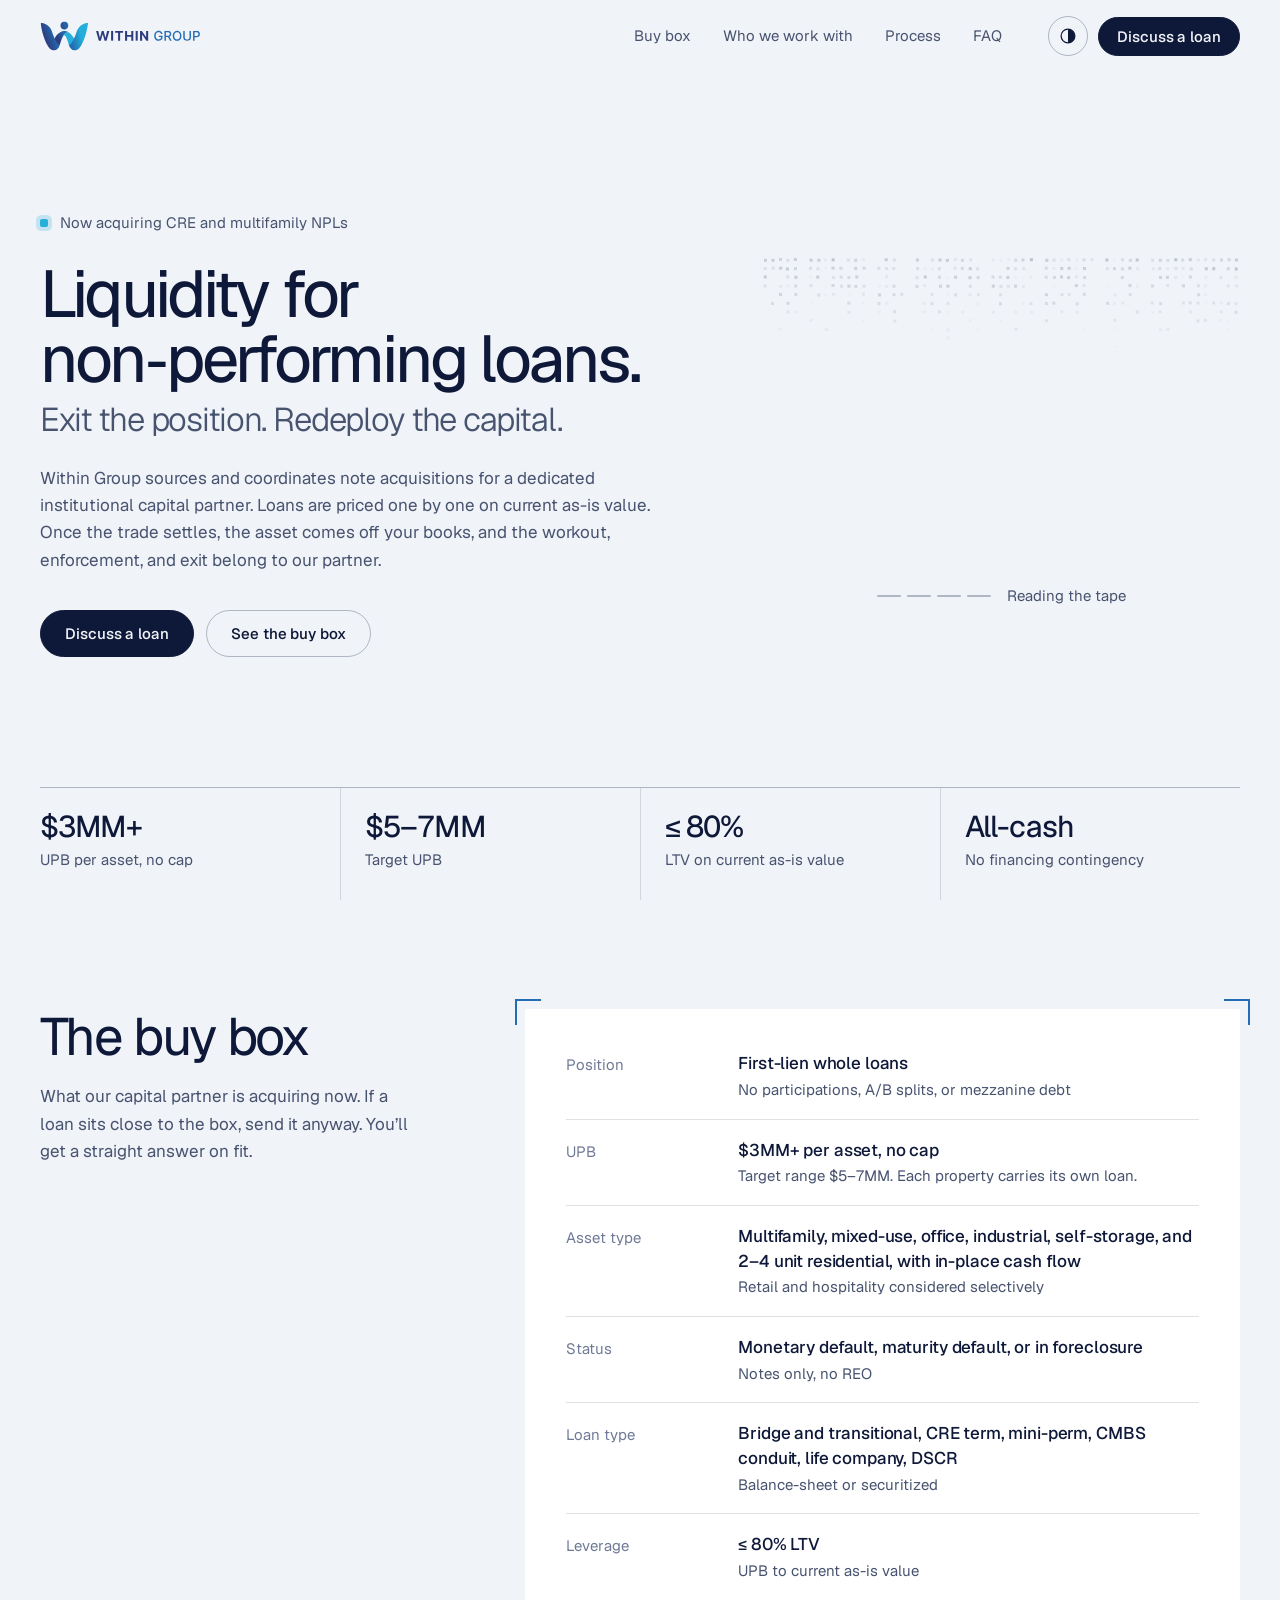
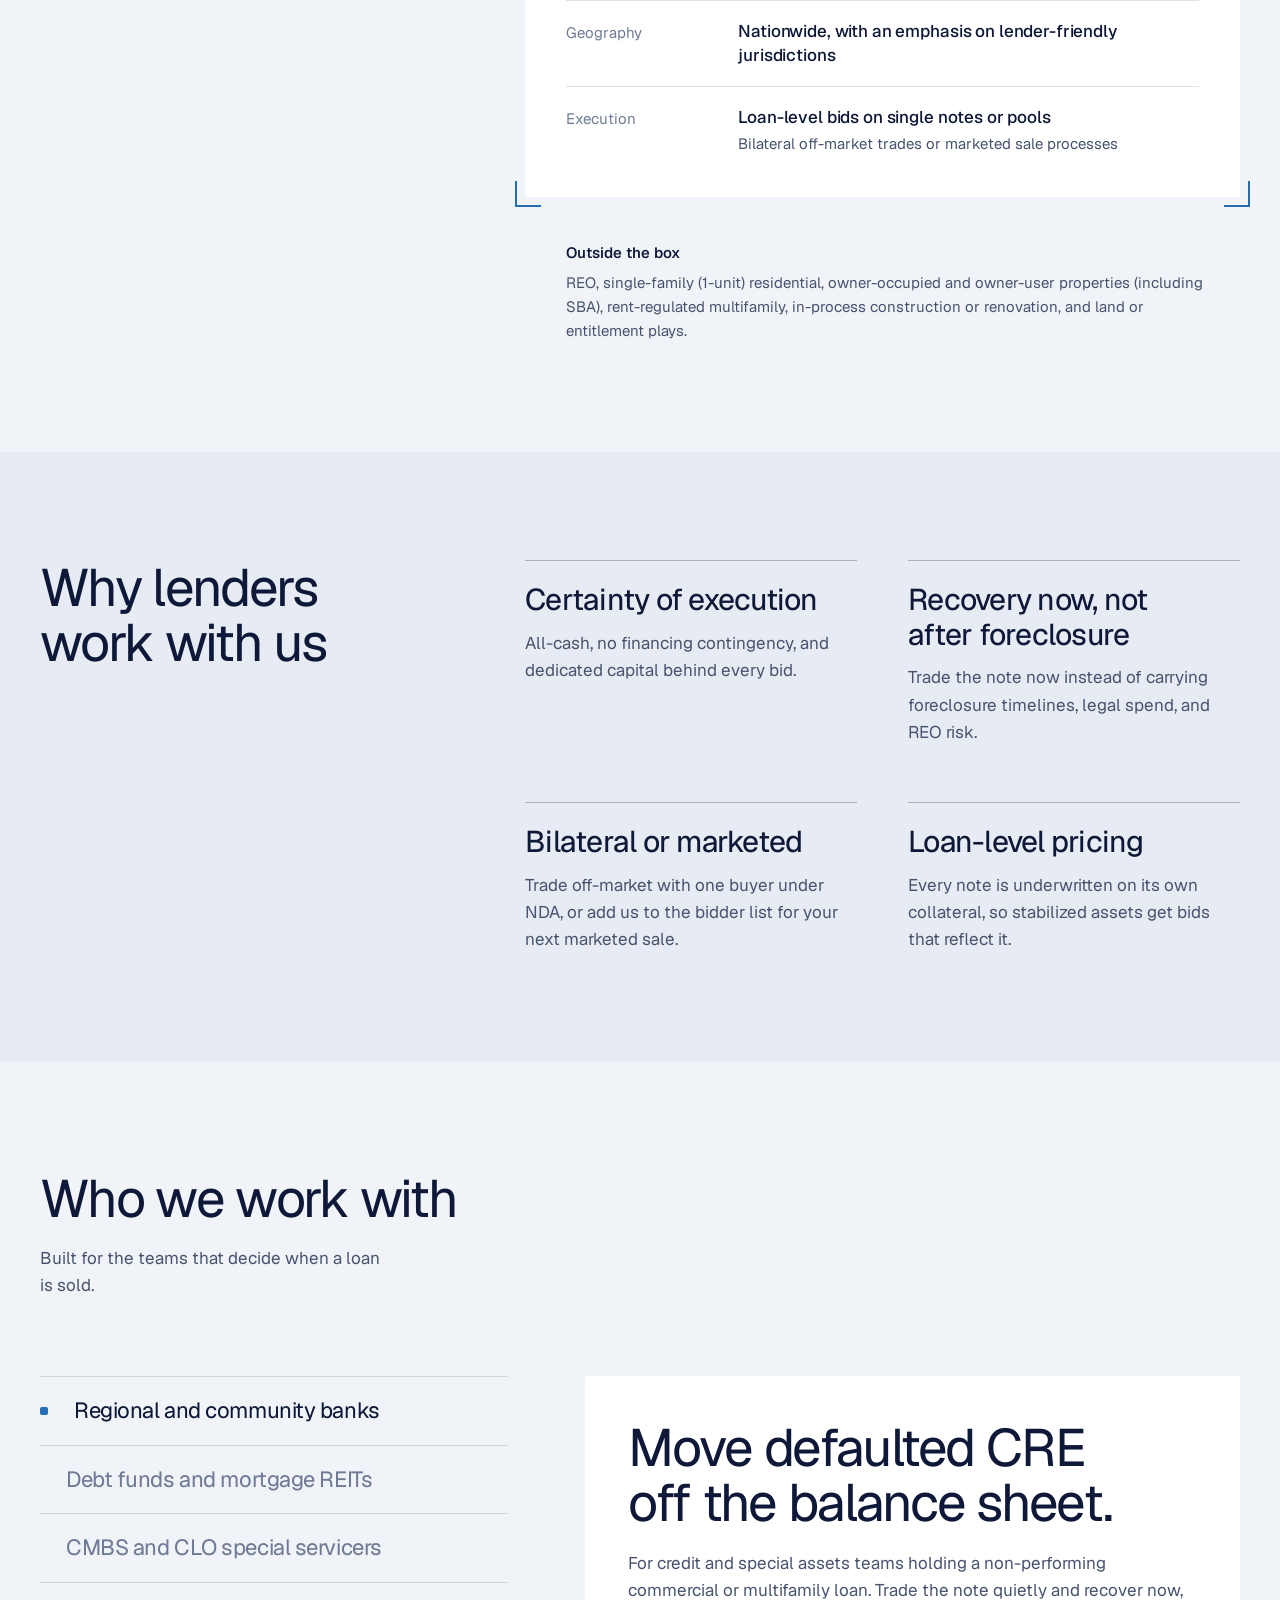
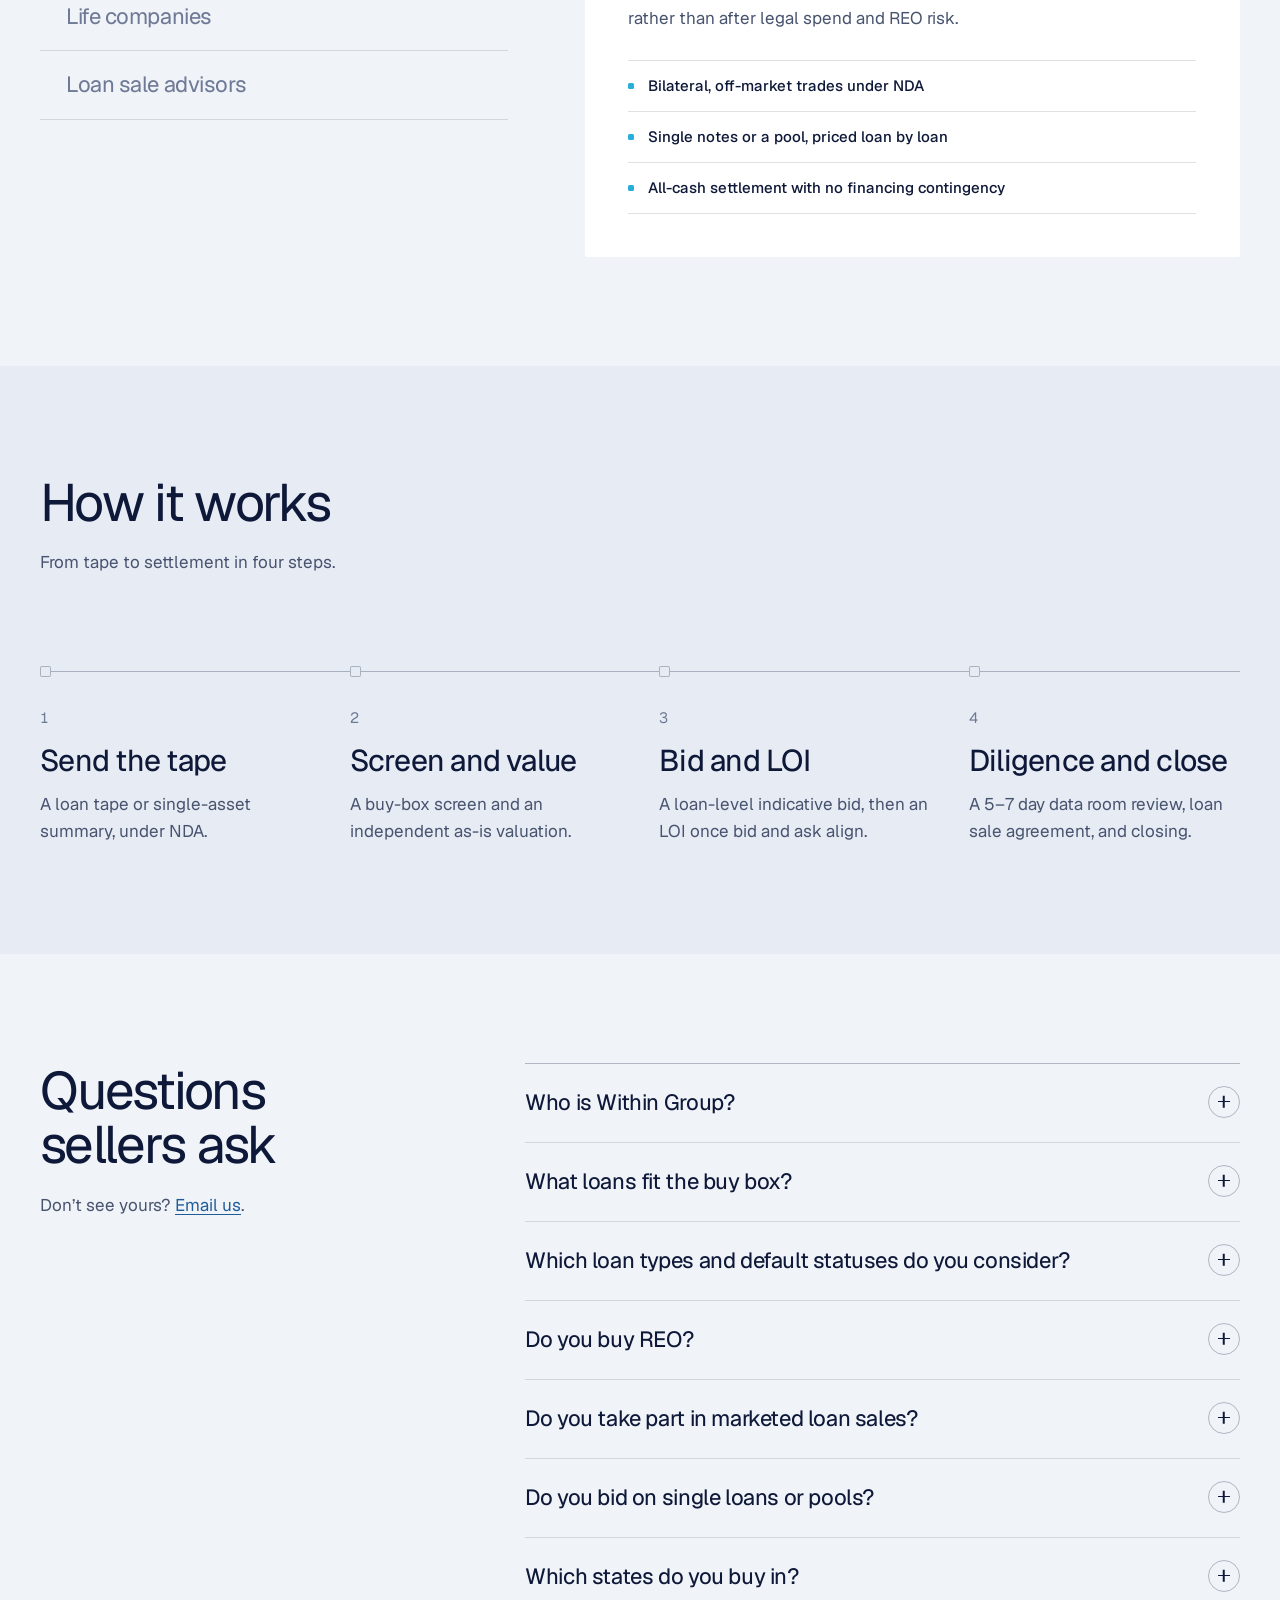
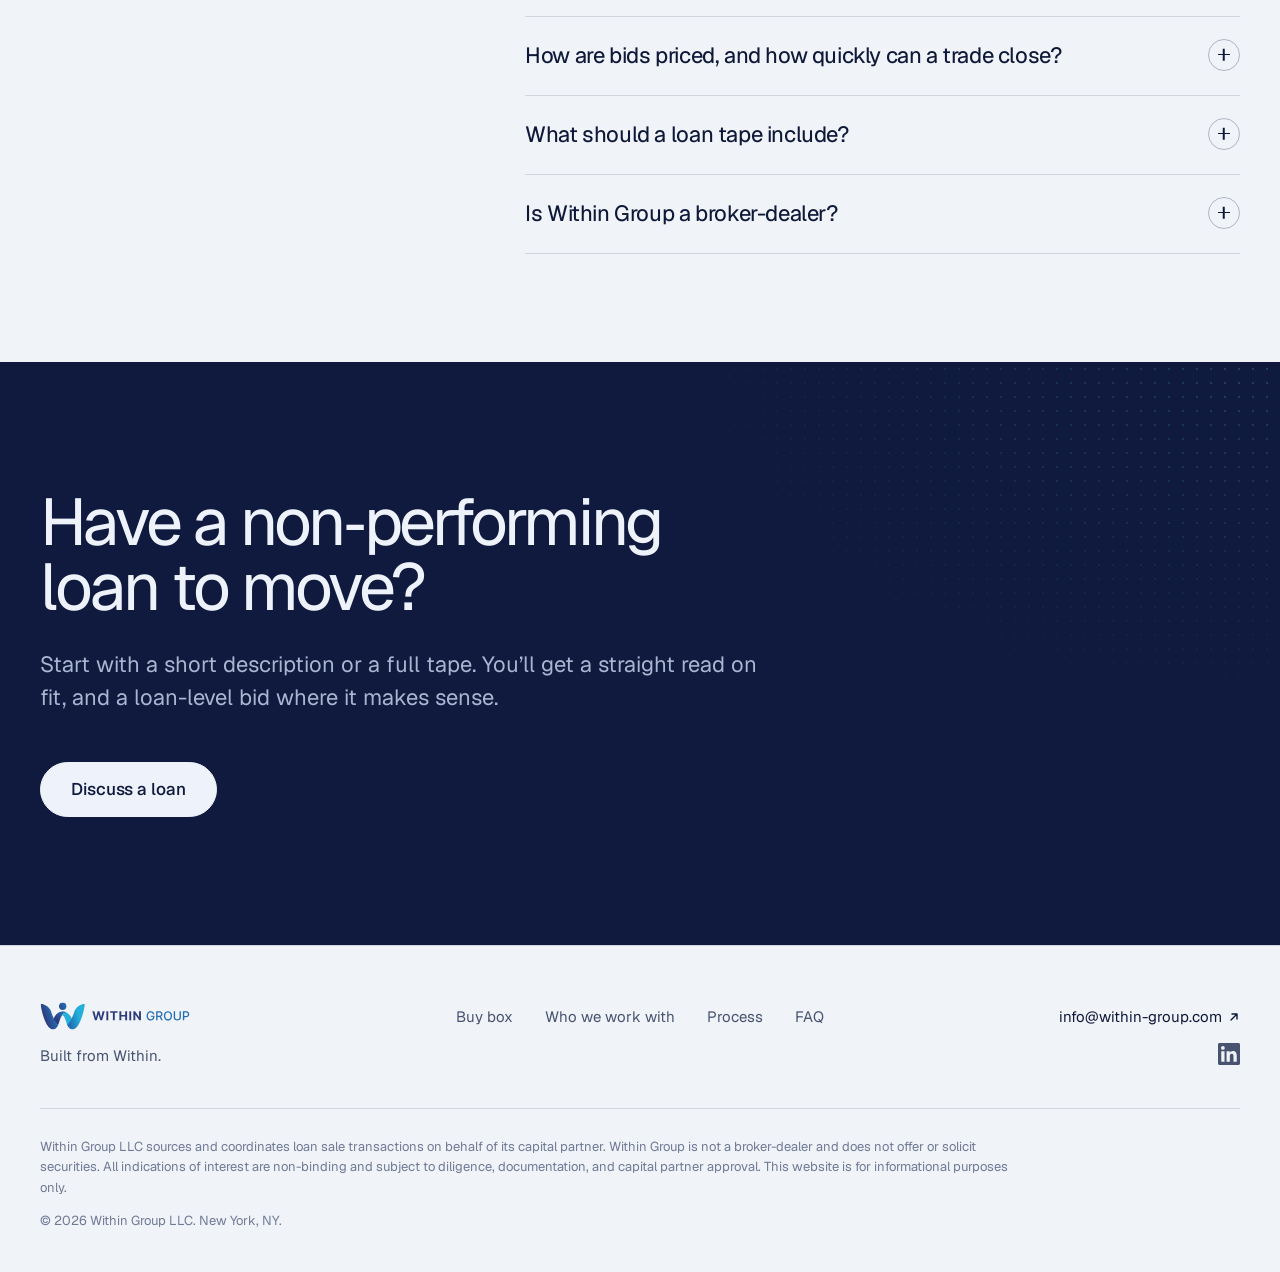
<file: index.html>
<!doctype html>
<html lang="en" data-theme="light">
<head>
  <meta charset="utf-8">
  <meta name="viewport" content="width=device-width, initial-scale=1">
  <script>
    (function () {
      var t = null;
      try { t = localStorage.getItem('wg-theme'); } catch (e) {}
      if (t !== 'light' && t !== 'dark') {
        t = window.matchMedia && window.matchMedia('(prefers-color-scheme: dark)').matches ? 'dark' : 'light';
      }
      var de = document.documentElement;
      de.setAttribute('data-theme', t);
      de.className += ' js';
      setTimeout(function () { de.className += ' is-loaded'; }, 3000);
    })();
  </script>

  <title>NPL Acquisitions for CRE &amp; Multifamily Loans | Within Group</title>
  <meta name="description" content="Within Group sources all-cash, loan-level acquisitions of non-performing commercial real estate and multifamily loans ($3MM+ UPB) for a dedicated institutional capital partner, bilateral or in marketed sales.">
  <link rel="canonical" href="https://within-group.com/">
  <meta name="robots" content="index, follow, max-image-preview:large">
  <meta name="theme-color" media="(prefers-color-scheme: light)" content="#F0F3F8">
  <meta name="theme-color" media="(prefers-color-scheme: dark)" content="#0A1128">
  <meta name="color-scheme" content="light dark">

  <meta property="og:type" content="website">
  <meta property="og:site_name" content="Within Group">
  <meta property="og:url" content="https://within-group.com/">
  <meta property="og:title" content="Within Group | Liquidity for non-performing loans">
  <meta property="og:description" content="All-cash, loan-level bids on non-performing CRE and multifamily loans of $3MM+ UPB. Bilateral or marketed. Exit the position. Redeploy the capital.">
  <meta property="og:image" content="https://within-group.com/assets/og-image.png">
  <meta property="og:image:width" content="1200">
  <meta property="og:image:height" content="630">
  <meta property="og:image:alt" content="Within Group: liquidity for non-performing loans">
  <meta name="twitter:card" content="summary_large_image">
  <meta name="twitter:title" content="Within Group | Liquidity for non-performing loans">
  <meta name="twitter:description" content="All-cash, loan-level bids on non-performing CRE and multifamily loans of $3MM+ UPB.">
  <meta name="twitter:image" content="https://within-group.com/assets/og-image.png">

  <link rel="icon" href="/favicon.ico" sizes="any">
  <link rel="icon" href="assets/favicons/favicon.svg" type="image/svg+xml">
  <link rel="apple-touch-icon" href="assets/favicons/apple-touch-icon.png">
  <link rel="manifest" href="site.webmanifest">

  <link rel="preload" href="assets/fonts/geist-var.woff2" as="font" type="font/woff2" crossorigin>
  <link rel="stylesheet" href="styles.css">

  <script type="application/ld+json">
{
  "@context": "https://schema.org",
  "@graph": [
    {
      "@type": "Organization",
      "@id": "https://within-group.com/#org",
      "name": "Within Group LLC",
      "alternateName": "Within Group",
      "url": "https://within-group.com/",
      "logo": "https://within-group.com/assets/logos/within-group-mark-512.png",
      "image": "https://within-group.com/assets/og-image.png",
      "email": "info@within-group.com",
      "slogan": "Built from Within",
      "description": "Within Group sources and coordinates acquisitions of non-performing commercial real estate and multifamily loans for a dedicated institutional capital partner. All-cash, loan-level bids on first-lien whole loans of $3MM+ UPB, bilateral or in marketed sale processes.",
      "address": {
        "@type": "PostalAddress",
        "addressLocality": "New York",
        "addressRegion": "NY",
        "addressCountry": "US"
      },
      "areaServed": {
        "@type": "Country",
        "name": "United States"
      },
      "sameAs": [
        "https://www.linkedin.com/company/within-group/"
      ],
      "contactPoint": [
        {
          "@type": "ContactPoint",
          "contactType": "loan sales",
          "email": "info@within-group.com",
          "areaServed": "US",
          "availableLanguage": "English"
        }
      ],
      "knowsAbout": [
        "Non-performing loans",
        "NPL acquisitions",
        "Commercial real estate loan sales",
        "Multifamily loan sales",
        "Distressed debt",
        "Note sales",
        "Loan sale advisory processes",
        "CMBS special servicing",
        "Bridge loan defaults",
        "Maturity defaults"
      ]
    },
    {
      "@type": "WebSite",
      "@id": "https://within-group.com/#website",
      "url": "https://within-group.com/",
      "name": "Within Group",
      "publisher": {
        "@id": "https://within-group.com/#org"
      },
      "inLanguage": "en-US"
    },
    {
      "@type": "Service",
      "@id": "https://within-group.com/#service",
      "name": "Non-performing CRE and multifamily loan acquisitions",
      "serviceType": "Non-performing loan acquisition sourcing",
      "provider": {
        "@id": "https://within-group.com/#org"
      },
      "areaServed": {
        "@type": "Country",
        "name": "United States"
      },
      "audience": {
        "@type": "BusinessAudience",
        "audienceType": "Regional and community banks, debt funds, mortgage REITs, CMBS and CLO special servicers, life insurance companies, and loan sale advisors"
      },
      "description": "All-cash, loan-level bids on first-lien whole loans with $3MM+ UPB per asset (target $5–7MM), secured by multifamily, mixed-use, office, industrial, self-storage, or 2–4 unit residential property with in-place cash flow, at or below 80% LTV on current as-is value. Monetary default, maturity default, or in foreclosure. Notes only, no REO. Single notes or pools, bilateral or marketed."
    },
    {
      "@type": "FAQPage",
      "@id": "https://within-group.com/#faq",
      "mainEntity": [
        {
          "@type": "Question",
          "name": "Who is Within Group?",
          "acceptedAnswer": {
            "@type": "Answer",
            "text": "Within Group LLC is a New York–based real estate credit firm. We source and coordinate acquisitions of non-performing commercial real estate and multifamily loans on behalf of a dedicated institutional capital partner, working with regional and community banks, debt funds and mortgage REITs, CMBS and CLO special servicers, life companies, and their loan sale advisors."
          }
        },
        {
          "@type": "Question",
          "name": "What loans fit the buy box?",
          "acceptedAnswer": {
            "@type": "Answer",
            "text": "First-lien whole loans with $3MM+ of UPB per asset (target $5–7MM, no cap), secured by multifamily, mixed-use, office, industrial, self-storage, or 2–4 unit residential property with in-place cash flow, at or below 80% LTV on current as-is value. Retail and hospitality are considered selectively."
          }
        },
        {
          "@type": "Question",
          "name": "Which loan types and default statuses do you consider?",
          "acceptedAnswer": {
            "@type": "Answer",
            "text": "Bridge and transitional, CRE term, mini-perm, CMBS conduit, life company, and DSCR loans, whether held on balance sheet or securitized. The loan should be in monetary default, maturity default, or foreclosure."
          }
        },
        {
          "@type": "Question",
          "name": "Do you buy REO?",
          "acceptedAnswer": {
            "@type": "Answer",
            "text": "No. Our capital partner acquires notes only. Also outside the box: single-family (1-unit) residential, owner-occupied and owner-user properties (including SBA loans), rent-regulated multifamily, in-process construction or renovation, and land or entitlement plays."
          }
        },
        {
          "@type": "Question",
          "name": "Do you take part in marketed loan sales?",
          "acceptedAnswer": {
            "@type": "Answer",
            "text": "Yes. We trade bilaterally off-market under NDA, and we also bid in marketed, advisor-run sale processes. Add us to the bidder list for your next sale."
          }
        },
        {
          "@type": "Question",
          "name": "Do you bid on single loans or pools?",
          "acceptedAnswer": {
            "@type": "Answer",
            "text": "Both. Bids are made at the loan level, whether the notes come one at a time or as a pool, so each loan is priced on its own collateral."
          }
        },
        {
          "@type": "Question",
          "name": "Which states do you buy in?",
          "acceptedAnswer": {
            "@type": "Answer",
            "text": "Nationwide, with an emphasis on lender-friendly jurisdictions."
          }
        },
        {
          "@type": "Question",
          "name": "How are bids priced, and how quickly can a trade close?",
          "acceptedAnswer": {
            "@type": "Answer",
            "text": "Each loan is priced on its current as-is value from an independent valuation. Bids are all-cash with no financing contingency. Once bid and ask align and an LOI is signed, diligence is a 5–7 day data room review, followed by a loan sale agreement and closing."
          }
        },
        {
          "@type": "Question",
          "name": "What should a loan tape include?",
          "acceptedAnswer": {
            "@type": "Answer",
            "text": "Property address and type, UPB, note rate and default rate, maturity date, last paid date, accrued interest, occupancy or rent roll, the most recent valuation, and legal or foreclosure status. A single-asset summary is a fine place to start."
          }
        },
        {
          "@type": "Question",
          "name": "Is Within Group a broker-dealer?",
          "acceptedAnswer": {
            "@type": "Answer",
            "text": "No. Within Group sources and coordinates loan sale transactions on behalf of its capital partner and does not offer or solicit securities. All indications of interest are non-binding and subject to diligence, documentation, and capital partner approval."
          }
        }
      ]
    }
  ]
}
  </script>
</head>

<body>
  <a class="skip" href="#main">Skip to content</a>

  <header class="site-header" id="top">
    <div class="wrap header-inner">
      <a class="brand" href="#top" aria-label="Within Group, back to top">
        <svg class="logo" role="img" aria-label="Within Group" focusable="false" xmlns="http://www.w3.org/2000/svg" xmlns:xlink="http://www.w3.org/1999/xlink" viewBox="104 380 1712 320"><defs><clipPath id="h-clip-0"><path clip-rule="nonzero" d="M 256 486 L 407 486 L 407 639 L 256 639 Z M 256 486 "/></clipPath><clipPath id="h-clip-1"><path clip-rule="nonzero" d="M 256.74 572.98 L 265.16 618.05 L 280.5 638.07 L 315.02 638.07 C 315.02 638.07 330.03 578.07 346.87 548.16 C 346.87 548.16 366.83 496.82 406.80 498.85 C 382.72 485.57 363.77 486.55 363.77 486.55 C 363.77 486.55 363.46 486.53 362.86 486.53 C 354.86 486.53 296.02 489.44 256.74 572.98 "/></clipPath><linearGradient id="h-linear-pattern-0" gradientUnits="userSpaceOnUse" x1="-0.68" y1="0" x2="1.85" y2="0" gradientTransform="matrix(-70.53, 39.77, -39.77, -70.53, 372.56, 537.63)"><stop offset="0" stop-color="#236db3"/><stop offset="0.28" stop-color="#236cb2"/><stop offset="0.30" stop-color="#2368ae"/><stop offset="0.32" stop-color="#2465aa"/><stop offset="0.35" stop-color="#2562a7"/><stop offset="0.37" stop-color="#255fa3"/><stop offset="0.39" stop-color="#265ca0"/><stop offset="0.42" stop-color="#26599d"/><stop offset="0.44" stop-color="#275699"/><stop offset="0.46" stop-color="#285396"/><stop offset="0.49" stop-color="#285193"/><stop offset="0.51" stop-color="#294e90"/><stop offset="0.53" stop-color="#2a4b8d"/><stop offset="0.56" stop-color="#2b488a"/><stop offset="0.58" stop-color="#2b4587"/><stop offset="0.60" stop-color="#2c4284"/><stop offset="0.63" stop-color="#2d4081"/><stop offset="0.65" stop-color="#2d3d7e"/><stop offset="1" stop-color="#2e3c7d"/></linearGradient><clipPath id="h-clip-2"><path clip-rule="nonzero" d="M 320 385 L 408 385 L 408 473 L 320 473 Z M 320 385 "/></clipPath><clipPath id="h-clip-3"><path clip-rule="nonzero" d="M 320.76 429.09 C 320.76 452.95 340.10 472.29 363.96 472.29 C 387.82 472.29 407.16 452.95 407.16 429.09 C 407.16 405.23 387.82 385.89 363.96 385.89 C 340.10 385.89 320.76 405.23 320.76 429.09 "/></clipPath><linearGradient id="h-linear-pattern-1" gradientUnits="userSpaceOnUse" x1="-0.21" y1="0" x2="0.83" y2="0" gradientTransform="matrix(-98.51, 52.79, -52.79, -98.51, 394.72, 412.60)"><stop offset="0" stop-color="#236db3"/><stop offset="0.22" stop-color="#236cb2"/><stop offset="0.27" stop-color="#2369af"/><stop offset="0.32" stop-color="#2467ac"/><stop offset="0.36" stop-color="#2464a9"/><stop offset="0.41" stop-color="#2562a6"/><stop offset="0.46" stop-color="#255fa4"/><stop offset="0.50" stop-color="#265da1"/><stop offset="0.55" stop-color="#265a9e"/><stop offset="0.60" stop-color="#27589b"/><stop offset="0.64" stop-color="#275699"/><stop offset="0.69" stop-color="#285396"/><stop offset="0.74" stop-color="#285193"/><stop offset="0.78" stop-color="#294e91"/><stop offset="0.83" stop-color="#2a4c8e"/><stop offset="0.88" stop-color="#2a4a8b"/><stop offset="0.92" stop-color="#2b4789"/><stop offset="0.97" stop-color="#2b4586"/><stop offset="1" stop-color="#2c4485"/></linearGradient><clipPath id="h-clip-4"><path clip-rule="nonzero" d="M 110 402 L 316 402 L 316 695 L 110 695 Z M 110 402 "/></clipPath><clipPath id="h-clip-5"><path clip-rule="nonzero" d="M 110.46 402.23 C 132.02 562.77 186.17 643.53 186.17 643.53 C 217.46 696.57 252.46 694.08 252.46 694.08 C 294.71 694.08 315.02 638.07 315.02 638.07 C 278.42 623.75 242.15 523.38 235.08 501.46 C 228.01 479.53 219.52 466.18 219.52 466.18 C 180.58 404.28 119.33 402.22 111.33 402.22 C 110.76 402.22 110.46 402.23 110.46 402.23 "/></clipPath><linearGradient id="h-linear-pattern-2" gradientUnits="userSpaceOnUse" x1="-0.66" y1="0" x2="1.60" y2="0" gradientTransform="matrix(-121.98, 46.67, -46.67, -121.98, 266.44, 517.30)"><stop offset="0" stop-color="#236db3"/><stop offset="0.30" stop-color="#236cb2"/><stop offset="0.32" stop-color="#2369af"/><stop offset="0.34" stop-color="#2467ac"/><stop offset="0.37" stop-color="#2464a9"/><stop offset="0.39" stop-color="#2561a6"/><stop offset="0.41" stop-color="#255ea2"/><stop offset="0.44" stop-color="#265c9f"/><stop offset="0.46" stop-color="#27599c"/><stop offset="0.48" stop-color="#27569a"/><stop offset="0.51" stop-color="#285497"/><stop offset="0.53" stop-color="#285194"/><stop offset="0.55" stop-color="#294f91"/><stop offset="0.58" stop-color="#2a4c8e"/><stop offset="0.60" stop-color="#2a4a8b"/><stop offset="0.62" stop-color="#2b4789"/><stop offset="0.65" stop-color="#2b4486"/><stop offset="0.67" stop-color="#2c4283"/><stop offset="0.69" stop-color="#2d3f81"/><stop offset="0.72" stop-color="#2d3d7e"/><stop offset="1" stop-color="#2e3c7d"/></linearGradient><clipPath id="h-clip-6"><path clip-rule="nonzero" d="M 412 402 L 618 402 L 618 695 L 412 695 Z M 412 402 "/></clipPath><clipPath id="h-clip-7"><path clip-rule="nonzero" d="M 508.03 466.18 C 508.03 466.18 499.54 479.53 492.47 501.46 C 485.40 523.38 449.12 623.75 412.53 638.07 C 412.53 638.07 432.84 694.08 475.08 694.08 C 475.08 694.08 510.09 696.57 541.38 643.53 C 541.38 643.53 595.52 562.77 617.08 402.23 C 617.08 402.23 616.78 402.22 616.21 402.22 C 608.21 402.22 546.96 404.28 508.03 466.18 "/></clipPath><linearGradient id="h-linear-pattern-3" gradientUnits="userSpaceOnUse" x1="-0.82" y1="0" x2="1.34" y2="0" gradientTransform="matrix(-122.33, 33.23, -33.23, -122.33, 548.26, 546.40)"><stop offset="0" stop-color="#25afd9"/><stop offset="0.39" stop-color="#25aed9"/><stop offset="0.41" stop-color="#25aad7"/><stop offset="0.44" stop-color="#25a6d5"/><stop offset="0.46" stop-color="#24a3d3"/><stop offset="0.48" stop-color="#249fd1"/><stop offset="0.51" stop-color="#249ccf"/><stop offset="0.53" stop-color="#2498cd"/><stop offset="0.55" stop-color="#2495cb"/><stop offset="0.58" stop-color="#2391c9"/><stop offset="0.60" stop-color="#238ec7"/><stop offset="0.62" stop-color="#238bc5"/><stop offset="0.65" stop-color="#2387c3"/><stop offset="0.67" stop-color="#2384c1"/><stop offset="0.69" stop-color="#2381bf"/><stop offset="0.72" stop-color="#237dbd"/><stop offset="0.74" stop-color="#237abb"/><stop offset="0.76" stop-color="#2377b9"/><stop offset="0.79" stop-color="#2374b7"/><stop offset="0.81" stop-color="#2370b5"/><stop offset="0.83" stop-color="#236db4"/><stop offset="1" stop-color="#236db3"/></linearGradient></defs><g clip-path="url(#h-clip-0)"><g clip-path="url(#h-clip-1)"><path fill-rule="nonzero" fill="url(#h-linear-pattern-0)" d="M 472.04 601.27 L 370.59 421.36 L 191.49 522.36 L 292.94 702.27 Z M 472.04 601.27 "/></g></g><g clip-path="url(#h-clip-2)"><g clip-path="url(#h-clip-3)"><path fill-rule="nonzero" fill="url(#h-linear-pattern-1)" d="M 443.14 453.01 L 387.89 349.92 L 284.79 405.17 L 340.04 508.26 Z M 443.14 453.01 "/></g></g><g clip-path="url(#h-clip-4)"><g clip-path="url(#h-clip-5)"><path fill-rule="nonzero" fill="url(#h-linear-pattern-2)" d="M 413.26 658.98 L 288.90 333.95 L 12.23 439.81 L 136.58 764.83 Z M 413.26 658.98 "/></g></g><path fill-rule="nonzero" fill="#25afd9" d="M 406.80 498.85 C 366.83 496.82 346.87 548.16 346.87 548.16 C 352.46 538.24 358.26 531.62 363.77 531.62 C 385.89 531.62 412.53 638.07 412.53 638.07 L 458.64 638.07 L 470.81 572.98 C 451.41 531.73 427.25 510.14 406.80 498.85 "/><g clip-path="url(#h-clip-6)"><g clip-path="url(#h-clip-7)"><path fill-rule="nonzero" fill="url(#h-linear-pattern-3)" d="M 691.55 676.33 L 603.02 350.47 L 338.06 422.45 L 426.58 748.32 Z M 691.55 676.33 "/></g></g><path fill-rule="nonzero" class="wm-a" d="M 731.5 589.53 L 701.94 486.26 L 725.80 486.26 L 742.89 558.02 L 743.75 558.02 L 762.61 486.26 L 783.03 486.26 L 801.84 558.17 L 802.75 558.17 L 819.84 486.26 L 843.69 486.26 L 814.14 589.53 L 792.86 589.53 L 773.20 522.01 L 772.39 522.01 L 752.77 589.53 Z M 731.5 589.53 "/><path fill-rule="nonzero" class="wm-a" d="M 884.27 589.53 L 862.44 589.53 L 862.44 486.26 L 884.27 486.26 Z M 884.27 589.53 "/><path fill-rule="nonzero" class="wm-a" d="M 905.44 504.26 L 905.44 486.26 L 990.26 486.26 L 990.26 504.26 L 958.64 504.26 L 958.64 589.53 L 937.06 589.53 L 937.06 504.26 Z M 905.44 504.26 "/><path fill-rule="nonzero" class="wm-a" d="M 1011.38 589.53 L 1011.38 486.26 L 1033.21 486.26 L 1033.21 528.87 L 1077.53 528.87 L 1077.53 486.26 L 1099.32 486.26 L 1099.32 589.53 L 1077.53 589.53 L 1077.53 546.87 L 1033.21 546.87 L 1033.21 589.53 Z M 1011.38 589.53 "/><path fill-rule="nonzero" class="wm-a" d="M 1146.26 589.53 L 1124.42 589.53 L 1124.42 486.26 L 1146.26 486.26 Z M 1146.26 589.53 "/><path fill-rule="nonzero" class="wm-a" d="M 1257.74 486.26 L 1257.74 589.53 L 1238.88 589.53 L 1193.95 524.53 L 1193.19 524.53 L 1193.19 589.53 L 1171.36 589.53 L 1171.36 486.26 L 1190.52 486.26 L 1235.10 551.21 L 1236.00 551.21 L 1236.00 486.26 Z M 1257.74 486.26 "/><path fill-rule="nonzero" class="wm-b" d="M 1395.13 518.89 C 1394.15 515.83 1392.85 513.08 1391.22 510.64 C 1389.59 508.21 1387.65 506.12 1385.40 504.39 C 1383.14 502.66 1380.58 501.34 1377.71 500.43 C 1374.83 499.52 1371.68 499.07 1368.25 499.07 C 1362.43 499.07 1357.19 500.57 1352.52 503.56 C 1347.84 506.55 1344.16 510.93 1341.45 516.69 C 1338.74 522.46 1337.39 529.51 1337.39 537.85 C 1337.39 546.22 1338.75 553.30 1341.48 559.08 C 1344.20 564.86 1347.93 569.25 1352.67 572.24 C 1357.41 575.23 1362.80 576.73 1368.85 576.73 C 1374.47 576.73 1379.37 575.58 1383.55 573.30 C 1387.74 571.01 1390.98 567.78 1393.29 563.59 C 1395.59 559.41 1396.74 554.47 1396.74 548.79 L 1400.78 549.55 L 1371.23 549.55 L 1371.23 536.69 L 1411.82 536.69 L 1411.82 548.44 C 1411.82 557.11 1409.98 564.63 1406.30 571.00 C 1402.62 577.37 1397.54 582.29 1391.07 585.75 C 1384.60 589.21 1377.19 590.95 1368.85 590.95 C 1359.51 590.95 1351.32 588.80 1344.27 584.49 C 1337.23 580.19 1331.74 574.08 1327.81 566.16 C 1323.87 558.25 1321.91 548.84 1321.91 537.95 C 1321.91 529.71 1323.05 522.32 1325.34 515.76 C 1327.62 509.21 1330.84 503.63 1335 499.05 C 1339.15 494.46 1344.04 490.94 1349.67 488.51 C 1355.30 486.07 1361.46 484.85 1368.15 484.85 C 1373.73 484.85 1378.93 485.67 1383.76 487.32 C 1388.58 488.97 1392.89 491.30 1396.66 494.33 C 1400.45 497.35 1403.58 500.94 1406.07 505.10 C 1408.56 509.25 1410.24 513.84 1411.11 518.89 Z M 1395.13 518.89 "/><path fill-rule="nonzero" class="wm-b" d="M 1482.57 542.94 L 1508.08 589.53 L 1490.33 589.53 L 1465.32 542.94 Z M 1431.58 589.53 L 1431.58 486.26 L 1468.40 486.26 C 1476.40 486.26 1483.05 487.64 1488.34 490.40 C 1493.64 493.16 1497.59 496.96 1500.21 501.82 C 1502.83 506.67 1504.15 512.28 1504.15 518.64 C 1504.15 524.96 1502.83 530.51 1500.19 535.30 C 1497.55 540.09 1493.58 543.82 1488.29 546.47 C 1483 549.13 1476.35 550.46 1468.35 550.46 L 1440.46 550.46 L 1440.46 537.04 L 1466.93 537.04 C 1471.98 537.04 1476.08 536.32 1479.26 534.87 C 1482.44 533.42 1484.77 531.33 1486.25 528.57 C 1487.73 525.81 1488.46 522.50 1488.46 518.64 C 1488.46 514.74 1487.72 511.36 1486.22 508.50 C 1484.73 505.64 1482.39 503.45 1479.21 501.92 C 1476.03 500.39 1471.87 499.62 1466.73 499.62 L 1447.17 499.62 L 1447.17 589.53 Z M 1431.58 589.53 "/><path fill-rule="nonzero" class="wm-b" d="M 1597.44 537.90 C 1597.44 529.5 1596.08 522.41 1593.38 516.64 C 1590.67 510.88 1586.97 506.51 1582.28 503.53 C 1577.59 500.56 1572.29 499.07 1566.37 499.07 C 1560.42 499.07 1555.11 500.56 1550.44 503.53 C 1545.76 506.51 1542.08 510.88 1539.37 516.64 C 1536.66 522.41 1535.31 529.5 1535.31 537.90 C 1535.31 546.30 1536.66 553.39 1539.37 559.15 C 1542.08 564.92 1545.76 569.29 1550.44 572.26 C 1555.11 575.24 1560.42 576.73 1566.37 576.73 C 1572.29 576.73 1577.59 575.24 1582.28 572.26 C 1586.97 569.29 1590.67 564.92 1593.38 559.15 C 1596.08 553.39 1597.44 546.30 1597.44 537.90 M 1612.87 537.90 C 1612.87 548.92 1610.85 558.40 1606.82 566.31 C 1602.78 574.23 1597.26 580.32 1590.25 584.57 C 1583.24 588.82 1575.28 590.95 1566.37 590.95 C 1557.43 590.95 1549.46 588.82 1542.45 584.57 C 1535.44 580.32 1529.92 574.22 1525.88 566.29 C 1521.85 558.35 1519.83 548.89 1519.83 537.90 C 1519.83 526.87 1521.85 517.40 1525.88 509.48 C 1529.92 501.57 1535.44 495.48 1542.45 491.23 C 1549.46 486.98 1557.43 484.85 1566.37 484.85 C 1575.28 484.85 1583.24 486.98 1590.25 491.23 C 1597.26 495.48 1602.78 501.57 1606.82 509.48 C 1610.85 517.40 1612.87 526.87 1612.87 537.90 "/><path fill-rule="nonzero" class="wm-b" d="M 1698.64 486.26 L 1714.27 486.26 L 1714.27 554.19 C 1714.27 561.41 1712.57 567.81 1709.18 573.37 C 1705.78 578.94 1701.01 583.31 1694.86 586.48 C 1688.71 589.66 1681.5 591.25 1673.23 591.25 C 1664.99 591.25 1657.79 589.66 1651.64 586.48 C 1645.49 583.31 1640.71 578.94 1637.32 573.37 C 1633.92 567.81 1632.23 561.41 1632.23 554.19 L 1632.23 486.26 L 1647.81 486.26 L 1647.81 552.92 C 1647.81 557.60 1648.84 561.75 1650.91 565.38 C 1652.98 569.01 1655.91 571.86 1659.71 573.93 C 1663.51 576 1668.01 577.03 1673.23 577.03 C 1678.47 577.03 1683.00 576 1686.82 573.93 C 1690.63 571.86 1693.55 569.01 1695.59 565.38 C 1697.62 561.75 1698.64 557.60 1698.64 552.92 Z M 1698.64 486.26 "/><path fill-rule="nonzero" class="wm-b" d="M 1736.96 589.53 L 1736.96 486.26 L 1773.77 486.26 C 1781.81 486.26 1788.46 487.72 1793.74 490.65 C 1799.02 493.57 1802.97 497.57 1805.59 502.62 C 1808.21 507.68 1809.53 513.37 1809.53 519.69 C 1809.53 526.05 1808.21 531.76 1805.57 536.81 C 1802.93 541.87 1798.96 545.87 1793.67 548.82 C 1788.37 551.76 1781.73 553.23 1773.72 553.23 L 1748.41 553.23 L 1748.41 540.01 L 1772.31 540.01 C 1777.39 540.01 1781.51 539.13 1784.66 537.37 C 1787.82 535.60 1790.14 533.19 1791.62 530.13 C 1793.10 527.07 1793.84 523.59 1793.84 519.69 C 1793.84 515.80 1793.10 512.33 1791.62 509.31 C 1790.14 506.28 1787.82 503.91 1784.64 502.19 C 1781.46 500.48 1777.28 499.62 1772.11 499.62 L 1752.54 499.62 L 1752.54 589.53 Z M 1736.96 589.53 "/></svg>
      </a>
      <nav class="nav" aria-label="Primary">
        <a href="#buy-box">Buy box</a>
        <a href="#sellers">Who we work with</a>
        <a href="#process">Process</a>
        <a href="#faq">FAQ</a>
      </nav>
      <div class="header-actions">
        <button class="theme-toggle" type="button" aria-label="Switch to dark theme">
          <svg viewBox="0 0 24 24" aria-hidden="true"><circle cx="12" cy="12" r="8.25" fill="none" stroke="currentColor" stroke-width="1.5"/><path d="M12 3.75a8.25 8.25 0 0 1 0 16.5z" fill="currentColor"/></svg>
        </button>
        <a class="btn btn-small" href="mailto:info@within-group.com?subject=Non-performing%20loan%20for%20discussion&amp;body=Institution%3A%0AAsset%20type%20and%20location%3A%0AApproximate%20UPB%3A%0ADefault%20status%3A%0A%0ANo%20tape%20yet%3F%20A%20short%20description%20is%20enough%20to%20start.%20If%20you%20need%20an%20NDA%20before%20sharing%20loan-level%20detail%2C%20let%20us%20know.">Discuss a loan</a>
      </div>
    </div>
  </header>

  <main id="main">
    <!-- Hero -->
    <section class="hero" aria-labelledby="hero-title">
      <canvas class="hero-canvas" aria-hidden="true"></canvas>
      <div class="wrap hero-grid">
        <div class="hero-copy">
          <p class="hero-kicker load" style="--d:0">Now acquiring CRE and multifamily NPLs</p>
          <h1 id="hero-title" class="hero-title">
            <span class="line"><span class="load" style="--d:1">Liquidity for</span></span>
            <span class="line"><span class="load" style="--d:2">non&#8209;performing loans.</span></span>
          </h1>
          <p class="hero-deck">
            <span class="line"><span class="load" style="--d:3">Exit the position. Redeploy the capital.</span></span>
          </p>
          <p class="hero-lead load" style="--d:5">
            Within Group sources and coordinates note acquisitions for a dedicated institutional capital partner.
            Loans are priced one by one on current as-is value. Once the trade settles, the asset comes off your books,
            and the workout, enforcement, and exit belong to our partner.
          </p>
          <div class="hero-ctas load" style="--d:6">
            <a class="btn" href="mailto:info@within-group.com?subject=Non-performing%20loan%20for%20discussion&amp;body=Institution%3A%0AAsset%20type%20and%20location%3A%0AApproximate%20UPB%3A%0ADefault%20status%3A%0A%0ANo%20tape%20yet%3F%20A%20short%20description%20is%20enough%20to%20start.%20If%20you%20need%20an%20NDA%20before%20sharing%20loan-level%20detail%2C%20let%20us%20know.">Discuss a loan</a>
            <a class="btn btn-ghost" href="#buy-box">See the buy box</a>
          </div>
        </div>
        <div class="hero-field">
          <div class="screen-status">
            <div class="screen-steps" role="group" aria-label="Replay the buy-box screen">
              <button type="button" data-stage="1" aria-label="Replay from the first-lien whole loan screen"><i></i></button>
              <button type="button" data-stage="2" aria-label="Replay from the $3MM+ UPB screen"><i></i></button>
              <button type="button" data-stage="3" aria-label="Replay from the in-place cash flow screen"><i></i></button>
              <button type="button" data-stage="4" aria-label="Replay from the 80% LTV screen"><i></i></button>
            </div>
            <p class="screen-label" aria-hidden="true">Reading the tape</p>
          </div>
        </div>
      </div>

      <div class="wrap">
        <dl class="terms">
          <div class="term"><dt>UPB per asset, no cap</dt><dd>$3MM+</dd></div>
          <div class="term"><dt>Target UPB</dt><dd>$5–7MM</dd></div>
          <div class="term"><dt>LTV on current as-is value</dt><dd>≤ 80%</dd></div>
          <div class="term"><dt>No financing contingency</dt><dd>All-cash</dd></div>
        </dl>
      </div>
    </section>

    <!-- Buy box -->
    <section class="section" id="buy-box" aria-labelledby="bb-title">
      <div class="wrap split">
        <div class="split-head">
          <h2 id="bb-title" class="h2">The buy box</h2>
          <p class="intro">What our capital partner is acquiring now. If a loan sits close to the box, send it anyway. You’ll get a straight answer on fit.</p>
        </div>
        <div class="split-body">
          <div class="box" data-observe>
            <span class="corner tl"></span><span class="corner tr"></span><span class="corner bl"></span><span class="corner br"></span>
            <dl class="spec">
              <div class="spec-row"><dt>Position</dt><dd>First-lien whole loans<span class="sub">No participations, A/B splits, or mezzanine debt</span></dd></div>
              <div class="spec-row"><dt>UPB</dt><dd>$3MM+ per asset, no cap<span class="sub">Target range <span class="nw">$5–7MM</span>. Each property carries its own loan.</span></dd></div>
              <div class="spec-row"><dt>Asset type</dt><dd>Multifamily, mixed-use, office, industrial, self-storage, and <span class="nw">2–4 unit</span> residential, with in-place cash flow<span class="sub">Retail and hospitality considered selectively</span></dd></div>
              <div class="spec-row"><dt>Status</dt><dd>Monetary default, maturity default, or in foreclosure<span class="sub">Notes only, no REO</span></dd></div>
              <div class="spec-row"><dt>Loan type</dt><dd>Bridge and transitional, CRE term, mini-perm, CMBS conduit, life company, DSCR<span class="sub">Balance-sheet or securitized</span></dd></div>
              <div class="spec-row"><dt>Leverage</dt><dd>≤ 80% LTV<span class="sub">UPB to current as-is value</span></dd></div>
              <div class="spec-row"><dt>Geography</dt><dd>Nationwide, with an emphasis on lender-friendly jurisdictions</dd></div>
              <div class="spec-row"><dt>Execution</dt><dd>Loan-level bids on single notes or pools<span class="sub">Bilateral off-market trades or marketed sale processes</span></dd></div>
            </dl>
          </div>
          <div class="outside">
            <h3>Outside the box</h3>
            <p>REO, single-family (1-unit) residential, owner-occupied and owner-user properties (including SBA), rent-regulated multifamily, in-process construction or renovation, and land or entitlement plays.</p>
          </div>
        </div>
      </div>
    </section>

    <!-- Why -->
    <section class="section section-tint" aria-labelledby="why-title">
      <div class="wrap split">
        <div class="split-head">
          <h2 id="why-title" class="h2">Why lenders work with us</h2>
        </div>
        <div class="split-body why">
          <div class="why-item">
            <h3>Certainty of execution</h3>
            <p>All-cash, no financing contingency, and dedicated capital behind every bid.</p>
          </div>
          <div class="why-item">
            <h3>Recovery now, not after foreclosure</h3>
            <p>Trade the note now instead of carrying foreclosure timelines, legal spend, and REO risk.</p>
          </div>
          <div class="why-item">
            <h3>Bilateral or marketed</h3>
            <p>Trade off-market with one buyer under NDA, or add us to the bidder list for your next marketed sale.</p>
          </div>
          <div class="why-item">
            <h3>Loan-level pricing</h3>
            <p>Every note is underwritten on its own collateral, so stabilized assets get bids that reflect it.</p>
          </div>
        </div>
      </div>
    </section>

    <!-- Sellers -->
    <section class="section" id="sellers" aria-labelledby="sellers-title">
      <div class="wrap">
        <div class="sellers-head">
          <h2 id="sellers-title" class="h2">Who we work with</h2>
          <p class="intro">Built for the teams that decide when a loan is sold.</p>
        </div>
        <div class="sellers">
          <div class="seller-tabs" role="tablist" aria-label="Seller types">
            <button role="tab" id="tab-banks" aria-controls="panel-banks" aria-selected="true">Regional and community banks</button>
            <button role="tab" id="tab-funds" aria-controls="panel-funds" aria-selected="false" tabindex="-1">Debt funds and mortgage REITs</button>
            <button role="tab" id="tab-servicers" aria-controls="panel-servicers" aria-selected="false" tabindex="-1">CMBS and CLO special servicers</button>
            <button role="tab" id="tab-life" aria-controls="panel-life" aria-selected="false" tabindex="-1">Life companies</button>
            <button role="tab" id="tab-advisors" aria-controls="panel-advisors" aria-selected="false" tabindex="-1">Loan sale advisors</button>
          </div>
          <div class="seller-panels">
            <div class="seller-panel" role="tabpanel" id="panel-banks" aria-labelledby="tab-banks" tabindex="0">
              <h3>Move defaulted CRE off the balance sheet.</h3>
              <p>For credit and special assets teams holding a non-performing commercial or multifamily loan. Trade the note quietly and recover now, rather than after legal spend and REO risk.</p>
              <ul>
                <li>Bilateral, off-market trades under NDA</li>
                <li>Single notes or a pool, priced loan by loan</li>
                <li>All-cash settlement with no financing contingency</li>
              </ul>
            </div>
            <div class="seller-panel" role="tabpanel" id="panel-funds" aria-labelledby="tab-funds" tabindex="0" hidden>
              <h3>Recycle capital tied up in defaulted bridge loans.</h3>
              <p>Bridge, transitional, and term loans that missed a payment or a maturity. Balance-sheet or securitized, including CRE CLO collateral.</p>
              <ul>
                <li>Monetary default, maturity default, or in foreclosure</li>
                <li>Priced on current as-is value, one note at a time</li>
                <li>Single notes or pools</li>
              </ul>
            </div>
            <div class="seller-panel" role="tabpanel" id="panel-servicers" aria-labelledby="tab-servicers" tabindex="0" hidden>
              <h3>A cash bidder for your next note sale.</h3>
              <p>When a note sale is the right resolution, add us to the bidder list. Bids are loan-level and all-cash, with a defined diligence window.</p>
              <ul>
                <li>Participates in marketed, competitive processes</li>
                <li>First-lien whole loans, not A/B splits or participations</li>
                <li>5–7 day data room review after LOI</li>
              </ul>
            </div>
            <div class="seller-panel" role="tabpanel" id="panel-life" aria-labelledby="tab-life" tabindex="0" hidden>
              <h3>A discreet exit for the rare default.</h3>
              <p>For a non-performing mortgage that no longer fits the portfolio. One counterparty, a confidential process, and a clear read on value.</p>
              <ul>
                <li>Off-market, bilateral trades under NDA</li>
                <li>Underwritten on the asset’s own collateral and cash flow</li>
                <li>All-cash, no financing contingency</li>
              </ul>
            </div>
            <div class="seller-panel" role="tabpanel" id="panel-advisors" aria-labelledby="tab-advisors" tabindex="0" hidden>
              <h3>Put us on the list.</h3>
              <p>We work inside your process: NDA, data room, bid date. Every note is underwritten on its own collateral, so stabilized assets get bids that reflect it.</p>
              <ul>
                <li>Loan-level bids on single notes or pools</li>
                <li>A straight read on fit before anyone spends time on diligence</li>
                <li>Dedicated institutional capital behind every bid</li>
              </ul>
            </div>
          </div>
        </div>
      </div>
    </section>

    <!-- Process -->
    <section class="section section-tint" id="process" aria-labelledby="process-title">
      <div class="wrap">
        <div class="process-head">
          <h2 id="process-title" class="h2">How it works</h2>
          <p class="intro">From tape to settlement in four steps.</p>
        </div>
        <ol class="process" data-observe>
          <li class="step">
            <span class="step-node" aria-hidden="true"></span>
            <span class="step-num">1</span>
            <h3>Send the tape</h3>
            <p>A loan tape or single-asset summary, under NDA.</p>
          </li>
          <li class="step">
            <span class="step-node" aria-hidden="true"></span>
            <span class="step-num">2</span>
            <h3>Screen and value</h3>
            <p>A buy-box screen and an independent as-is valuation.</p>
          </li>
          <li class="step">
            <span class="step-node" aria-hidden="true"></span>
            <span class="step-num">3</span>
            <h3>Bid and LOI</h3>
            <p>A loan-level indicative bid, then an LOI once bid and ask align.</p>
          </li>
          <li class="step">
            <span class="step-node" aria-hidden="true"></span>
            <span class="step-num">4</span>
            <h3>Diligence and close</h3>
            <p>A 5–7 day data room review, loan sale agreement, and closing.</p>
          </li>
        </ol>
      </div>
    </section>

    <!-- FAQ -->
    <section class="section" id="faq" aria-labelledby="faq-title">
      <div class="wrap split">
        <div class="split-head">
          <h2 id="faq-title" class="h2">Questions sellers ask</h2>
          <p class="intro">Don’t see yours? <a href="mailto:info@within-group.com">Email us</a>.</p>
        </div>
        <div class="split-body faq">
          <details class="qa">
            <summary><h3>Who is Within Group?</h3><span class="qa-icon" aria-hidden="true"></span></summary>
            <div class="qa-body"><p>Within Group LLC is a New York–based real estate credit firm. We source and coordinate acquisitions of non-performing commercial real estate and multifamily loans on behalf of a dedicated institutional capital partner, working with regional and community banks, debt funds and mortgage REITs, CMBS and CLO special servicers, life companies, and their loan sale advisors.</p></div>
          </details>
          <details class="qa">
            <summary><h3>What loans fit the buy box?</h3><span class="qa-icon" aria-hidden="true"></span></summary>
            <div class="qa-body"><p>First-lien whole loans with $3MM+ of UPB per asset (target $5–7MM, no cap), secured by multifamily, mixed-use, office, industrial, self-storage, or 2–4 unit residential property with in-place cash flow, at or below 80% LTV on current as-is value. Retail and hospitality are considered selectively.</p></div>
          </details>
          <details class="qa">
            <summary><h3>Which loan types and default statuses do you consider?</h3><span class="qa-icon" aria-hidden="true"></span></summary>
            <div class="qa-body"><p>Bridge and transitional, CRE term, mini-perm, CMBS conduit, life company, and DSCR loans, whether held on balance sheet or securitized. The loan should be in monetary default, maturity default, or foreclosure.</p></div>
          </details>
          <details class="qa">
            <summary><h3>Do you buy REO?</h3><span class="qa-icon" aria-hidden="true"></span></summary>
            <div class="qa-body"><p>No. Our capital partner acquires notes only. Also outside the box: single-family (1-unit) residential, owner-occupied and owner-user properties (including SBA loans), rent-regulated multifamily, in-process construction or renovation, and land or entitlement plays.</p></div>
          </details>
          <details class="qa">
            <summary><h3>Do you take part in marketed loan sales?</h3><span class="qa-icon" aria-hidden="true"></span></summary>
            <div class="qa-body"><p>Yes. We trade bilaterally off-market under NDA, and we also bid in marketed, advisor-run sale processes. Add us to the bidder list for your next sale.</p></div>
          </details>
          <details class="qa">
            <summary><h3>Do you bid on single loans or pools?</h3><span class="qa-icon" aria-hidden="true"></span></summary>
            <div class="qa-body"><p>Both. Bids are made at the loan level, whether the notes come one at a time or as a pool, so each loan is priced on its own collateral.</p></div>
          </details>
          <details class="qa">
            <summary><h3>Which states do you buy in?</h3><span class="qa-icon" aria-hidden="true"></span></summary>
            <div class="qa-body"><p>Nationwide, with an emphasis on lender-friendly jurisdictions.</p></div>
          </details>
          <details class="qa">
            <summary><h3>How are bids priced, and how quickly can a trade close?</h3><span class="qa-icon" aria-hidden="true"></span></summary>
            <div class="qa-body"><p>Each loan is priced on its current as-is value from an independent valuation. Bids are all-cash with no financing contingency. Once bid and ask align and an LOI is signed, diligence is a 5–7 day data room review, followed by a loan sale agreement and closing.</p></div>
          </details>
          <details class="qa">
            <summary><h3>What should a loan tape include?</h3><span class="qa-icon" aria-hidden="true"></span></summary>
            <div class="qa-body"><p>Property address and type, UPB, note rate and default rate, maturity date, last paid date, accrued interest, occupancy or rent roll, the most recent valuation, and legal or foreclosure status. A single-asset summary is a fine place to start.</p></div>
          </details>
          <details class="qa">
            <summary><h3>Is Within Group a broker-dealer?</h3><span class="qa-icon" aria-hidden="true"></span></summary>
            <div class="qa-body"><p>No. Within Group sources and coordinates loan sale transactions on behalf of its capital partner and does not offer or solicit securities. All indications of interest are non-binding and subject to diligence, documentation, and capital partner approval.</p></div>
          </details>
        </div>
      </div>
    </section>

    <!-- Contact -->
    <section class="contact" id="contact" aria-labelledby="contact-title">
      <div class="wrap contact-grid">
        <div>
          <h2 id="contact-title" class="contact-title">Have a non&#8209;performing loan to move?</h2>
          <p class="contact-lead">Start with a short description or a full tape. You’ll get a straight read on fit, and a loan-level bid where it makes sense.</p>
          <a class="btn btn-band" href="mailto:info@within-group.com?subject=Non-performing%20loan%20for%20discussion&amp;body=Institution%3A%0AAsset%20type%20and%20location%3A%0AApproximate%20UPB%3A%0ADefault%20status%3A%0A%0ANo%20tape%20yet%3F%20A%20short%20description%20is%20enough%20to%20start.%20If%20you%20need%20an%20NDA%20before%20sharing%20loan-level%20detail%2C%20let%20us%20know.">Discuss a loan</a>
        </div>
      </div>
    </section>
  </main>

  <footer class="site-footer">
    <div class="wrap footer-grid">
      <div class="footer-brand">
        <svg class="logo logo-footer" role="img" aria-label="Within Group" focusable="false" xmlns="http://www.w3.org/2000/svg" xmlns:xlink="http://www.w3.org/1999/xlink" viewBox="104 380 1712 320"><defs><clipPath id="f-clip-0"><path clip-rule="nonzero" d="M 256 486 L 407 486 L 407 639 L 256 639 Z M 256 486 "/></clipPath><clipPath id="f-clip-1"><path clip-rule="nonzero" d="M 256.74 572.98 L 265.16 618.05 L 280.5 638.07 L 315.02 638.07 C 315.02 638.07 330.03 578.07 346.87 548.16 C 346.87 548.16 366.83 496.82 406.80 498.85 C 382.72 485.57 363.77 486.55 363.77 486.55 C 363.77 486.55 363.46 486.53 362.86 486.53 C 354.86 486.53 296.02 489.44 256.74 572.98 "/></clipPath><linearGradient id="f-linear-pattern-0" gradientUnits="userSpaceOnUse" x1="-0.68" y1="0" x2="1.85" y2="0" gradientTransform="matrix(-70.53, 39.77, -39.77, -70.53, 372.56, 537.63)"><stop offset="0" stop-color="#236db3"/><stop offset="0.28" stop-color="#236cb2"/><stop offset="0.30" stop-color="#2368ae"/><stop offset="0.32" stop-color="#2465aa"/><stop offset="0.35" stop-color="#2562a7"/><stop offset="0.37" stop-color="#255fa3"/><stop offset="0.39" stop-color="#265ca0"/><stop offset="0.42" stop-color="#26599d"/><stop offset="0.44" stop-color="#275699"/><stop offset="0.46" stop-color="#285396"/><stop offset="0.49" stop-color="#285193"/><stop offset="0.51" stop-color="#294e90"/><stop offset="0.53" stop-color="#2a4b8d"/><stop offset="0.56" stop-color="#2b488a"/><stop offset="0.58" stop-color="#2b4587"/><stop offset="0.60" stop-color="#2c4284"/><stop offset="0.63" stop-color="#2d4081"/><stop offset="0.65" stop-color="#2d3d7e"/><stop offset="1" stop-color="#2e3c7d"/></linearGradient><clipPath id="f-clip-2"><path clip-rule="nonzero" d="M 320 385 L 408 385 L 408 473 L 320 473 Z M 320 385 "/></clipPath><clipPath id="f-clip-3"><path clip-rule="nonzero" d="M 320.76 429.09 C 320.76 452.95 340.10 472.29 363.96 472.29 C 387.82 472.29 407.16 452.95 407.16 429.09 C 407.16 405.23 387.82 385.89 363.96 385.89 C 340.10 385.89 320.76 405.23 320.76 429.09 "/></clipPath><linearGradient id="f-linear-pattern-1" gradientUnits="userSpaceOnUse" x1="-0.21" y1="0" x2="0.83" y2="0" gradientTransform="matrix(-98.51, 52.79, -52.79, -98.51, 394.72, 412.60)"><stop offset="0" stop-color="#236db3"/><stop offset="0.22" stop-color="#236cb2"/><stop offset="0.27" stop-color="#2369af"/><stop offset="0.32" stop-color="#2467ac"/><stop offset="0.36" stop-color="#2464a9"/><stop offset="0.41" stop-color="#2562a6"/><stop offset="0.46" stop-color="#255fa4"/><stop offset="0.50" stop-color="#265da1"/><stop offset="0.55" stop-color="#265a9e"/><stop offset="0.60" stop-color="#27589b"/><stop offset="0.64" stop-color="#275699"/><stop offset="0.69" stop-color="#285396"/><stop offset="0.74" stop-color="#285193"/><stop offset="0.78" stop-color="#294e91"/><stop offset="0.83" stop-color="#2a4c8e"/><stop offset="0.88" stop-color="#2a4a8b"/><stop offset="0.92" stop-color="#2b4789"/><stop offset="0.97" stop-color="#2b4586"/><stop offset="1" stop-color="#2c4485"/></linearGradient><clipPath id="f-clip-4"><path clip-rule="nonzero" d="M 110 402 L 316 402 L 316 695 L 110 695 Z M 110 402 "/></clipPath><clipPath id="f-clip-5"><path clip-rule="nonzero" d="M 110.46 402.23 C 132.02 562.77 186.17 643.53 186.17 643.53 C 217.46 696.57 252.46 694.08 252.46 694.08 C 294.71 694.08 315.02 638.07 315.02 638.07 C 278.42 623.75 242.15 523.38 235.08 501.46 C 228.01 479.53 219.52 466.18 219.52 466.18 C 180.58 404.28 119.33 402.22 111.33 402.22 C 110.76 402.22 110.46 402.23 110.46 402.23 "/></clipPath><linearGradient id="f-linear-pattern-2" gradientUnits="userSpaceOnUse" x1="-0.66" y1="0" x2="1.60" y2="0" gradientTransform="matrix(-121.98, 46.67, -46.67, -121.98, 266.44, 517.30)"><stop offset="0" stop-color="#236db3"/><stop offset="0.30" stop-color="#236cb2"/><stop offset="0.32" stop-color="#2369af"/><stop offset="0.34" stop-color="#2467ac"/><stop offset="0.37" stop-color="#2464a9"/><stop offset="0.39" stop-color="#2561a6"/><stop offset="0.41" stop-color="#255ea2"/><stop offset="0.44" stop-color="#265c9f"/><stop offset="0.46" stop-color="#27599c"/><stop offset="0.48" stop-color="#27569a"/><stop offset="0.51" stop-color="#285497"/><stop offset="0.53" stop-color="#285194"/><stop offset="0.55" stop-color="#294f91"/><stop offset="0.58" stop-color="#2a4c8e"/><stop offset="0.60" stop-color="#2a4a8b"/><stop offset="0.62" stop-color="#2b4789"/><stop offset="0.65" stop-color="#2b4486"/><stop offset="0.67" stop-color="#2c4283"/><stop offset="0.69" stop-color="#2d3f81"/><stop offset="0.72" stop-color="#2d3d7e"/><stop offset="1" stop-color="#2e3c7d"/></linearGradient><clipPath id="f-clip-6"><path clip-rule="nonzero" d="M 412 402 L 618 402 L 618 695 L 412 695 Z M 412 402 "/></clipPath><clipPath id="f-clip-7"><path clip-rule="nonzero" d="M 508.03 466.18 C 508.03 466.18 499.54 479.53 492.47 501.46 C 485.40 523.38 449.12 623.75 412.53 638.07 C 412.53 638.07 432.84 694.08 475.08 694.08 C 475.08 694.08 510.09 696.57 541.38 643.53 C 541.38 643.53 595.52 562.77 617.08 402.23 C 617.08 402.23 616.78 402.22 616.21 402.22 C 608.21 402.22 546.96 404.28 508.03 466.18 "/></clipPath><linearGradient id="f-linear-pattern-3" gradientUnits="userSpaceOnUse" x1="-0.82" y1="0" x2="1.34" y2="0" gradientTransform="matrix(-122.33, 33.23, -33.23, -122.33, 548.26, 546.40)"><stop offset="0" stop-color="#25afd9"/><stop offset="0.39" stop-color="#25aed9"/><stop offset="0.41" stop-color="#25aad7"/><stop offset="0.44" stop-color="#25a6d5"/><stop offset="0.46" stop-color="#24a3d3"/><stop offset="0.48" stop-color="#249fd1"/><stop offset="0.51" stop-color="#249ccf"/><stop offset="0.53" stop-color="#2498cd"/><stop offset="0.55" stop-color="#2495cb"/><stop offset="0.58" stop-color="#2391c9"/><stop offset="0.60" stop-color="#238ec7"/><stop offset="0.62" stop-color="#238bc5"/><stop offset="0.65" stop-color="#2387c3"/><stop offset="0.67" stop-color="#2384c1"/><stop offset="0.69" stop-color="#2381bf"/><stop offset="0.72" stop-color="#237dbd"/><stop offset="0.74" stop-color="#237abb"/><stop offset="0.76" stop-color="#2377b9"/><stop offset="0.79" stop-color="#2374b7"/><stop offset="0.81" stop-color="#2370b5"/><stop offset="0.83" stop-color="#236db4"/><stop offset="1" stop-color="#236db3"/></linearGradient></defs><g clip-path="url(#f-clip-0)"><g clip-path="url(#f-clip-1)"><path fill-rule="nonzero" fill="url(#f-linear-pattern-0)" d="M 472.04 601.27 L 370.59 421.36 L 191.49 522.36 L 292.94 702.27 Z M 472.04 601.27 "/></g></g><g clip-path="url(#f-clip-2)"><g clip-path="url(#f-clip-3)"><path fill-rule="nonzero" fill="url(#f-linear-pattern-1)" d="M 443.14 453.01 L 387.89 349.92 L 284.79 405.17 L 340.04 508.26 Z M 443.14 453.01 "/></g></g><g clip-path="url(#f-clip-4)"><g clip-path="url(#f-clip-5)"><path fill-rule="nonzero" fill="url(#f-linear-pattern-2)" d="M 413.26 658.98 L 288.90 333.95 L 12.23 439.81 L 136.58 764.83 Z M 413.26 658.98 "/></g></g><path fill-rule="nonzero" fill="#25afd9" d="M 406.80 498.85 C 366.83 496.82 346.87 548.16 346.87 548.16 C 352.46 538.24 358.26 531.62 363.77 531.62 C 385.89 531.62 412.53 638.07 412.53 638.07 L 458.64 638.07 L 470.81 572.98 C 451.41 531.73 427.25 510.14 406.80 498.85 "/><g clip-path="url(#f-clip-6)"><g clip-path="url(#f-clip-7)"><path fill-rule="nonzero" fill="url(#f-linear-pattern-3)" d="M 691.55 676.33 L 603.02 350.47 L 338.06 422.45 L 426.58 748.32 Z M 691.55 676.33 "/></g></g><path fill-rule="nonzero" class="wm-a" d="M 731.5 589.53 L 701.94 486.26 L 725.80 486.26 L 742.89 558.02 L 743.75 558.02 L 762.61 486.26 L 783.03 486.26 L 801.84 558.17 L 802.75 558.17 L 819.84 486.26 L 843.69 486.26 L 814.14 589.53 L 792.86 589.53 L 773.20 522.01 L 772.39 522.01 L 752.77 589.53 Z M 731.5 589.53 "/><path fill-rule="nonzero" class="wm-a" d="M 884.27 589.53 L 862.44 589.53 L 862.44 486.26 L 884.27 486.26 Z M 884.27 589.53 "/><path fill-rule="nonzero" class="wm-a" d="M 905.44 504.26 L 905.44 486.26 L 990.26 486.26 L 990.26 504.26 L 958.64 504.26 L 958.64 589.53 L 937.06 589.53 L 937.06 504.26 Z M 905.44 504.26 "/><path fill-rule="nonzero" class="wm-a" d="M 1011.38 589.53 L 1011.38 486.26 L 1033.21 486.26 L 1033.21 528.87 L 1077.53 528.87 L 1077.53 486.26 L 1099.32 486.26 L 1099.32 589.53 L 1077.53 589.53 L 1077.53 546.87 L 1033.21 546.87 L 1033.21 589.53 Z M 1011.38 589.53 "/><path fill-rule="nonzero" class="wm-a" d="M 1146.26 589.53 L 1124.42 589.53 L 1124.42 486.26 L 1146.26 486.26 Z M 1146.26 589.53 "/><path fill-rule="nonzero" class="wm-a" d="M 1257.74 486.26 L 1257.74 589.53 L 1238.88 589.53 L 1193.95 524.53 L 1193.19 524.53 L 1193.19 589.53 L 1171.36 589.53 L 1171.36 486.26 L 1190.52 486.26 L 1235.10 551.21 L 1236.00 551.21 L 1236.00 486.26 Z M 1257.74 486.26 "/><path fill-rule="nonzero" class="wm-b" d="M 1395.13 518.89 C 1394.15 515.83 1392.85 513.08 1391.22 510.64 C 1389.59 508.21 1387.65 506.12 1385.40 504.39 C 1383.14 502.66 1380.58 501.34 1377.71 500.43 C 1374.83 499.52 1371.68 499.07 1368.25 499.07 C 1362.43 499.07 1357.19 500.57 1352.52 503.56 C 1347.84 506.55 1344.16 510.93 1341.45 516.69 C 1338.74 522.46 1337.39 529.51 1337.39 537.85 C 1337.39 546.22 1338.75 553.30 1341.48 559.08 C 1344.20 564.86 1347.93 569.25 1352.67 572.24 C 1357.41 575.23 1362.80 576.73 1368.85 576.73 C 1374.47 576.73 1379.37 575.58 1383.55 573.30 C 1387.74 571.01 1390.98 567.78 1393.29 563.59 C 1395.59 559.41 1396.74 554.47 1396.74 548.79 L 1400.78 549.55 L 1371.23 549.55 L 1371.23 536.69 L 1411.82 536.69 L 1411.82 548.44 C 1411.82 557.11 1409.98 564.63 1406.30 571.00 C 1402.62 577.37 1397.54 582.29 1391.07 585.75 C 1384.60 589.21 1377.19 590.95 1368.85 590.95 C 1359.51 590.95 1351.32 588.80 1344.27 584.49 C 1337.23 580.19 1331.74 574.08 1327.81 566.16 C 1323.87 558.25 1321.91 548.84 1321.91 537.95 C 1321.91 529.71 1323.05 522.32 1325.34 515.76 C 1327.62 509.21 1330.84 503.63 1335 499.05 C 1339.15 494.46 1344.04 490.94 1349.67 488.51 C 1355.30 486.07 1361.46 484.85 1368.15 484.85 C 1373.73 484.85 1378.93 485.67 1383.76 487.32 C 1388.58 488.97 1392.89 491.30 1396.66 494.33 C 1400.45 497.35 1403.58 500.94 1406.07 505.10 C 1408.56 509.25 1410.24 513.84 1411.11 518.89 Z M 1395.13 518.89 "/><path fill-rule="nonzero" class="wm-b" d="M 1482.57 542.94 L 1508.08 589.53 L 1490.33 589.53 L 1465.32 542.94 Z M 1431.58 589.53 L 1431.58 486.26 L 1468.40 486.26 C 1476.40 486.26 1483.05 487.64 1488.34 490.40 C 1493.64 493.16 1497.59 496.96 1500.21 501.82 C 1502.83 506.67 1504.15 512.28 1504.15 518.64 C 1504.15 524.96 1502.83 530.51 1500.19 535.30 C 1497.55 540.09 1493.58 543.82 1488.29 546.47 C 1483 549.13 1476.35 550.46 1468.35 550.46 L 1440.46 550.46 L 1440.46 537.04 L 1466.93 537.04 C 1471.98 537.04 1476.08 536.32 1479.26 534.87 C 1482.44 533.42 1484.77 531.33 1486.25 528.57 C 1487.73 525.81 1488.46 522.50 1488.46 518.64 C 1488.46 514.74 1487.72 511.36 1486.22 508.50 C 1484.73 505.64 1482.39 503.45 1479.21 501.92 C 1476.03 500.39 1471.87 499.62 1466.73 499.62 L 1447.17 499.62 L 1447.17 589.53 Z M 1431.58 589.53 "/><path fill-rule="nonzero" class="wm-b" d="M 1597.44 537.90 C 1597.44 529.5 1596.08 522.41 1593.38 516.64 C 1590.67 510.88 1586.97 506.51 1582.28 503.53 C 1577.59 500.56 1572.29 499.07 1566.37 499.07 C 1560.42 499.07 1555.11 500.56 1550.44 503.53 C 1545.76 506.51 1542.08 510.88 1539.37 516.64 C 1536.66 522.41 1535.31 529.5 1535.31 537.90 C 1535.31 546.30 1536.66 553.39 1539.37 559.15 C 1542.08 564.92 1545.76 569.29 1550.44 572.26 C 1555.11 575.24 1560.42 576.73 1566.37 576.73 C 1572.29 576.73 1577.59 575.24 1582.28 572.26 C 1586.97 569.29 1590.67 564.92 1593.38 559.15 C 1596.08 553.39 1597.44 546.30 1597.44 537.90 M 1612.87 537.90 C 1612.87 548.92 1610.85 558.40 1606.82 566.31 C 1602.78 574.23 1597.26 580.32 1590.25 584.57 C 1583.24 588.82 1575.28 590.95 1566.37 590.95 C 1557.43 590.95 1549.46 588.82 1542.45 584.57 C 1535.44 580.32 1529.92 574.22 1525.88 566.29 C 1521.85 558.35 1519.83 548.89 1519.83 537.90 C 1519.83 526.87 1521.85 517.40 1525.88 509.48 C 1529.92 501.57 1535.44 495.48 1542.45 491.23 C 1549.46 486.98 1557.43 484.85 1566.37 484.85 C 1575.28 484.85 1583.24 486.98 1590.25 491.23 C 1597.26 495.48 1602.78 501.57 1606.82 509.48 C 1610.85 517.40 1612.87 526.87 1612.87 537.90 "/><path fill-rule="nonzero" class="wm-b" d="M 1698.64 486.26 L 1714.27 486.26 L 1714.27 554.19 C 1714.27 561.41 1712.57 567.81 1709.18 573.37 C 1705.78 578.94 1701.01 583.31 1694.86 586.48 C 1688.71 589.66 1681.5 591.25 1673.23 591.25 C 1664.99 591.25 1657.79 589.66 1651.64 586.48 C 1645.49 583.31 1640.71 578.94 1637.32 573.37 C 1633.92 567.81 1632.23 561.41 1632.23 554.19 L 1632.23 486.26 L 1647.81 486.26 L 1647.81 552.92 C 1647.81 557.60 1648.84 561.75 1650.91 565.38 C 1652.98 569.01 1655.91 571.86 1659.71 573.93 C 1663.51 576 1668.01 577.03 1673.23 577.03 C 1678.47 577.03 1683.00 576 1686.82 573.93 C 1690.63 571.86 1693.55 569.01 1695.59 565.38 C 1697.62 561.75 1698.64 557.60 1698.64 552.92 Z M 1698.64 486.26 "/><path fill-rule="nonzero" class="wm-b" d="M 1736.96 589.53 L 1736.96 486.26 L 1773.77 486.26 C 1781.81 486.26 1788.46 487.72 1793.74 490.65 C 1799.02 493.57 1802.97 497.57 1805.59 502.62 C 1808.21 507.68 1809.53 513.37 1809.53 519.69 C 1809.53 526.05 1808.21 531.76 1805.57 536.81 C 1802.93 541.87 1798.96 545.87 1793.67 548.82 C 1788.37 551.76 1781.73 553.23 1773.72 553.23 L 1748.41 553.23 L 1748.41 540.01 L 1772.31 540.01 C 1777.39 540.01 1781.51 539.13 1784.66 537.37 C 1787.82 535.60 1790.14 533.19 1791.62 530.13 C 1793.10 527.07 1793.84 523.59 1793.84 519.69 C 1793.84 515.80 1793.10 512.33 1791.62 509.31 C 1790.14 506.28 1787.82 503.91 1784.64 502.19 C 1781.46 500.48 1777.28 499.62 1772.11 499.62 L 1752.54 499.62 L 1752.54 589.53 Z M 1736.96 589.53 "/></svg>
        <p class="signoff">Built from Within.</p>
      </div>
      <nav class="footer-nav" aria-label="Footer">
        <a href="#buy-box">Buy box</a>
        <a href="#sellers">Who we work with</a>
        <a href="#process">Process</a>
        <a href="#faq">FAQ</a>
      </nav>
      <div class="footer-contact">
        <a class="footer-email" href="mailto:info@within-group.com">info@within-group.com<svg class="out-arrow" viewBox="0 0 12 12" aria-hidden="true"><path d="M3 9 9 3M4 3h5v5" fill="none" stroke="currentColor" stroke-width="1.4" stroke-linecap="round" stroke-linejoin="round"/></svg></a>
        <a class="footer-social" href="https://www.linkedin.com/company/within-group/" rel="me noopener" target="_blank" aria-label="Within Group on LinkedIn">
          <svg viewBox="0 0 24 24" aria-hidden="true"><path fill="currentColor" d="M20.45 20.45h-3.55v-5.57c0-1.33-.03-3.04-1.85-3.04-1.85 0-2.14 1.45-2.14 2.94v5.67H9.35V9h3.41v1.56h.05c.48-.9 1.64-1.85 3.37-1.85 3.6 0 4.27 2.37 4.27 5.46v6.28zM5.34 7.43a2.06 2.06 0 1 1 0-4.13 2.06 2.06 0 0 1 0 4.13zM7.12 20.45H3.56V9h3.56v11.45zM22.22 0H1.77C.79 0 0 .77 0 1.73v20.54C0 23.23.79 24 1.77 24h20.45c.98 0 1.78-.77 1.78-1.73V1.73C24 .77 23.2 0 22.22 0z"/></svg>
        </a>
      </div>
      <div class="footer-legal">
        <p class="legal">Within Group LLC sources and coordinates loan sale transactions on behalf of its capital partner. Within Group is not a broker-dealer and does not offer or solicit securities. All indications of interest are non-binding and subject to diligence, documentation, and capital partner approval. This website is for informational purposes only.</p>
        <p class="copyright">© 2026 Within Group LLC. New York, NY.</p>
      </div>
    </div>
  </footer>

  <script src="script.js" defer></script>
</body>
</html>
</file>
<file: styles.css>
/* =========================================================
   Within Group — styles
   One family (Geist), brand navy / blue / cyan from the mark.
   ========================================================= */

@font-face {
  font-family: "Geist";
  src: url("assets/fonts/geist-var.woff2") format("woff2-variations"),
       url("assets/fonts/geist-var.woff2") format("woff2");
  font-weight: 100 900;
  font-style: normal;
  font-display: swap;
}

/* ---------- Tokens ---------- */
:root {
  --navy: #2E3C7D;
  --blue: #236DB3;
  --cyan: #25AFD9;

  --font: "Geist", ui-sans-serif, system-ui, -apple-system, "Segoe UI", Roboto, Arial, sans-serif;

  /* type scale (base 17px, ratio ~1.333) */
  --t-xs: 0.8125rem;   /* 13 */
  --t-sm: 0.9375rem;   /* 15 */
  --t-md: 1.0625rem;   /* 17 */
  --t-lg: 1.375rem;    /* 22 */
  --t-xl: clamp(1.5rem, 1.1rem + 1.1vw, 1.875rem);          /* 24–30 */
  --t-2xl: clamp(2.125rem, 1.2rem + 2.6vw, 3.375rem);       /* 34–54 */
  --t-hero: clamp(2.625rem, 1rem + 3.9vw, 4.75rem);         /* 42–76 */

  --wrap: 1240px;
  --gutter: clamp(20px, 4vw, 40px);
  --section-y: clamp(72px, 8.5vw, 124px);
  --header-h: 72px;

  --ease-out: cubic-bezier(.16, 1, .3, 1);
  --ease-io: cubic-bezier(.65, 0, .35, 1);
}

:root[data-theme="light"] {
  --bg: #F0F3F8;
  --bg-tint: #E7ECF4;
  --surface: #FFFFFF;
  --ink: #0E1838;
  --ink-2: #47536F;
  --ink-3: #6F7A96;
  --line: rgba(14, 24, 56, .13);
  --line-strong: rgba(14, 24, 56, .28);
  --accent: #236DB3;
  --accent-ink: #1D5C99;
  --wm-a: #2E3C7D;
  --wm-b: #236DB3;
  --btn-bg: #0E1838;
  --btn-ink: #F0F3F8;
  --header-bg: rgba(240, 243, 248, .78);
  --glow: transparent;
  --band: #0F1A3E;
  --band-ink: #EEF2FA;
  --band-ink-2: #A9B5D1;
  --band-line: rgba(238, 242, 250, .16);
  color-scheme: light;
}

:root[data-theme="dark"] {
  --bg: #0A1128;
  --bg-tint: #0D1531;
  --surface: #111B3C;
  --ink: #EAF0FA;
  --ink-2: #A9B5D1;
  --ink-3: #7F8CAD;
  --line: rgba(234, 240, 250, .12);
  --line-strong: rgba(234, 240, 250, .26);
  --accent: #5FC1EA;
  --accent-ink: #7FCDEE;
  --wm-a: #FFFFFF;
  --wm-b: #6DB8EE;
  --btn-bg: #EAF0FA;
  --btn-ink: #0A1128;
  --header-bg: rgba(10, 17, 40, .74);
  --glow: rgba(35, 109, 179, .22);
  --band: #111D45;
  --band-ink: #EEF2FA;
  --band-ink-2: #A9B5D1;
  --band-line: rgba(238, 242, 250, .14);
  color-scheme: dark;
}

/* ---------- Base ---------- */
*, *::before, *::after { box-sizing: border-box; }

html {
  -webkit-text-size-adjust: 100%;
  scroll-behavior: smooth;
  scroll-padding-top: calc(var(--header-h) + 16px);
  interpolate-size: allow-keywords;
}

body {
  margin: 0;
  overflow-x: clip;
  font-family: var(--font);
  font-size: var(--t-md);
  line-height: 1.6;
  font-weight: 400;
  color: var(--ink);
  background: var(--bg);
  -webkit-font-smoothing: antialiased;
  -moz-osx-font-smoothing: grayscale;
  text-rendering: optimizeLegibility;
  font-feature-settings: "ss01" 1;
}

h1, h2, h3, p, dl, dd, ol, ul { margin: 0; }
ol, ul { padding: 0; list-style: none; }
a { color: inherit; text-decoration: none; }
img, svg, canvas { display: block; }
button { font: inherit; color: inherit; }

::selection { background: var(--accent); color: var(--bg); }

:focus-visible {
  outline: 2px solid var(--accent);
  outline-offset: 3px;
  border-radius: 4px;
}

.wrap {
  width: 100%;
  max-width: calc(var(--wrap) + var(--gutter) * 2);
  margin-inline: auto;
  padding-inline: var(--gutter);
}

.skip {
  position: absolute;
  left: 16px; top: -60px;
  z-index: 100;
  padding: 10px 16px;
  border-radius: 999px;
  background: var(--btn-bg);
  color: var(--btn-ink);
  font-size: var(--t-sm);
  transition: top .2s var(--ease-out);
}
.skip:focus { top: 12px; }
.nw { white-space: nowrap; }

.h2 {
  font-size: var(--t-2xl);
  line-height: 1.04;
  font-weight: 420;
  letter-spacing: -0.032em;
  text-wrap: balance;
}

.intro {
  margin-top: 20px;
  max-width: 34ch;
  font-size: var(--t-md);
  color: var(--ink-2);
  text-wrap: pretty;
}
.intro a {
  color: var(--accent-ink);
  text-decoration: underline;
  text-decoration-thickness: 1px;
  text-underline-offset: 3px;
}

/* ---------- Buttons ---------- */
.btn {
  --pad-y: 15px;
  --pad-x: 24px;
  position: relative;
  display: inline-flex;
  align-items: center;
  justify-content: center;
  gap: 10px;
  padding: var(--pad-y) var(--pad-x);
  border-radius: 999px;
  border: 1px solid var(--btn-bg);
  background: var(--btn-bg);
  color: var(--btn-ink);
  font-size: var(--t-sm);
  font-weight: 520;
  letter-spacing: -0.005em;
  line-height: 1;
  white-space: nowrap;
  overflow: hidden;
  isolation: isolate;
  transition: color .35s var(--ease-out), border-color .35s var(--ease-out);
}
.btn::before {
  content: "";
  position: absolute;
  inset: 0;
  z-index: -1;
  background: var(--accent);
  transform: translateY(101%);
  transition: transform .45s var(--ease-out);
}
.btn:hover::before { transform: translateY(0); }
.btn:hover { border-color: var(--accent); color: var(--bg); }

.btn-ghost {
  background: transparent;
  color: var(--ink);
  border-color: var(--line-strong);
}
.btn-ghost::before { background: var(--ink); }
.btn-ghost:hover { border-color: var(--ink); color: var(--bg); }

.btn-small { --pad-y: 11px; --pad-x: 18px; font-size: var(--t-sm); }

/* ---------- Header ---------- */
.site-header {
  position: fixed;
  inset: 0 0 auto 0;
  z-index: 50;
  height: var(--header-h);
  transition: background-color .4s var(--ease-out), box-shadow .4s var(--ease-out);
}
.site-header.is-scrolled {
  background: var(--header-bg);
  -webkit-backdrop-filter: saturate(1.4) blur(14px);
  backdrop-filter: saturate(1.4) blur(14px);
  box-shadow: inset 0 -1px 0 var(--line);
}
.header-inner {
  height: 100%;
  display: flex;
  align-items: center;
  gap: 24px;
}
.brand { display: block; flex: none; }
.logo { height: 30px; width: auto; }
.logo .wm-a { fill: var(--wm-a); transition: fill .4s; }
.logo .wm-b { fill: var(--wm-b); transition: fill .4s; }

.nav {
  display: flex;
  gap: 4px;
  margin-left: auto;
}
.nav a {
  padding: 8px 14px;
  border-radius: 999px;
  font-size: var(--t-sm);
  color: var(--ink-2);
  transition: color .25s, background-color .25s;
}
.nav a:hover { color: var(--ink); background: var(--line); }

.header-actions {
  display: flex;
  align-items: center;
  gap: 10px;
}
.nav + .header-actions { margin-left: 8px; }

.theme-toggle {
  display: grid;
  place-items: center;
  width: 40px; height: 40px;
  padding: 0;
  border: 1px solid var(--line-strong);
  border-radius: 50%;
  background: transparent;
  cursor: pointer;
  color: var(--ink);
  transition: border-color .25s, background-color .25s;
}
.theme-toggle:hover { border-color: var(--ink); }
.theme-toggle svg {
  width: 20px; height: 20px;
  transition: transform .7s var(--ease-io);
}
[data-theme="dark"] .theme-toggle svg { transform: rotate(180deg); }

/* ---------- Hero ---------- */
.hero {
  position: relative;
  min-height: 100svh;
  display: flex;
  flex-direction: column;
  justify-content: flex-end;
  padding-top: calc(var(--header-h) + clamp(32px, 6vh, 72px));
  overflow: hidden;
  isolation: isolate;
  background:
    radial-gradient(60% 70% at 78% 42%, var(--glow), transparent 70%),
    var(--bg);
}
.hero-canvas {
  position: absolute;
  inset: 0;
  width: 100%;
  height: 100%;
  z-index: -1;
}
.hero-grid {
  flex: 1;
  display: grid;
  grid-template-columns: minmax(0, 7fr) minmax(0, 5fr);
  align-items: center;
  gap: clamp(24px, 4vw, 64px);
}
.hero-copy {
  position: relative;
  padding-block: 24px;
}
.hero-kicker {
  font-size: var(--t-sm);
  color: var(--ink-2);
  margin-bottom: clamp(20px, 3vh, 32px);
  display: flex;
  align-items: center;
  gap: 12px;
}
.hero-kicker::before {
  content: "";
  width: 8px; height: 8px;
  border-radius: 2px;
  background: var(--cyan);
  box-shadow: 0 0 0 4px color-mix(in srgb, var(--cyan) 22%, transparent);
  flex: none;
  animation: pulse 2.6s ease-in-out infinite;
}
@keyframes pulse {
  50% { box-shadow: 0 0 0 7px color-mix(in srgb, var(--cyan) 0%, transparent); }
}

.hero-title {
  font-size: var(--t-hero);
  line-height: .98;
  font-weight: 440;
  letter-spacing: -0.045em;
}
.hero-deck {
  margin-top: .32em;
  font-size: calc(var(--t-hero) * .5);
  line-height: 1.1;
  font-weight: 340;
  letter-spacing: -0.035em;
  color: var(--ink-2);
}
.line { display: block; overflow: hidden; padding-bottom: .08em; margin-bottom: -.08em; }
.line > span { display: inline-block; }

.hero-lead {
  margin-top: clamp(22px, 3vh, 32px);
  max-width: 56ch;
  color: var(--ink-2);
  text-wrap: pretty;
}
.hero-ctas {
  margin-top: clamp(28px, 4vh, 40px);
  display: flex;
  flex-wrap: wrap;
  gap: 12px;
}

.hero-field {
  position: relative;
  align-self: stretch;
  min-height: 420px;
}
.screen-status {
  position: absolute;
  left: 0; right: 0; bottom: 18px;
  justify-content: center;
  display: flex;
  align-items: center;
  gap: 14px;
  font-size: var(--t-sm);
  color: var(--ink-2);
}
.screen-steps { display: flex; gap: 2px; margin-block: -12px; }
.screen-steps button {
  display: block;
  padding: 12px 2px;
  border: 0;
  background: none;
  cursor: pointer;
  border-radius: 3px;
}
.screen-steps i {
  display: block;
  width: 24px; height: 2px;
  border-radius: 1px;
  background: var(--line-strong);
  transition: background-color .4s, transform .3s var(--ease-out);
}
.screen-steps i.on { background: var(--accent); }
.screen-steps button:hover i { background: var(--ink-2); transform: scaleY(2); }
.screen-steps button:hover i.on { background: var(--accent); }
.screen-steps i.current { transform: scaleY(2); }
.screen-steps button:focus-visible { outline-offset: 0; }
.screen-label { transition: opacity .25s; min-height: 1.6em; }

/* page-load choreography (only when JS is running) */
.js .load {
  opacity: 0;
  transform: translateY(105%);
}
.js .hero-kicker.load, .js .hero-lead.load, .js .hero-ctas.load { transform: translateY(14px); }
.js.is-loaded .load {
  opacity: 1;
  transform: none;
  transition: opacity .9s var(--ease-out), transform 1.1s var(--ease-out);
  transition-delay: calc(var(--d) * 90ms + 150ms);
}

/* Terms */
.terms {
  display: grid;
  grid-template-columns: repeat(4, minmax(0, 1fr));
  margin-top: clamp(32px, 5vh, 64px);
  border-top: 1px solid var(--line-strong);
}
.term {
  display: flex;
  flex-direction: column-reverse;
  justify-content: flex-end;
  gap: 6px;
  padding: 22px 24px 30px 0;
}
.term + .term { padding-left: 24px; border-left: 1px solid var(--line); }
.term dd {
  font-size: var(--t-xl);
  font-weight: 460;
  letter-spacing: -0.03em;
  line-height: 1.1;
  font-variant-numeric: tabular-nums;
}
.term dt {
  font-size: var(--t-sm);
  color: var(--ink-2);
  line-height: 1.4;
}

/* ---------- Sections ---------- */
.section { padding-block: var(--section-y); overflow-x: clip; }
.section-tint { background: var(--bg-tint); }

.split {
  display: grid;
  grid-template-columns: minmax(0, 4fr) minmax(0, 7fr);
  gap: clamp(40px, 6vw, 112px);
  align-items: start;
}
.split-head {
  position: sticky;
  top: calc(var(--header-h) + 32px);
}

/* Buy box */
.box {
  position: relative;
  padding: clamp(20px, 3vw, 40px) clamp(20px, 3.2vw, 44px);
  background: var(--surface);
  border-radius: 2px;
}
.corner {
  position: absolute;
  width: 26px; height: 26px;
  border: 0 solid var(--accent);
  transition: transform 1s var(--ease-out), opacity .6s;
}
.corner.tl { top: -10px; left: -10px; border-top-width: 2px; border-left-width: 2px; }
.corner.tr { top: -10px; right: -10px; border-top-width: 2px; border-right-width: 2px; }
.corner.bl { bottom: -10px; left: -10px; border-bottom-width: 2px; border-left-width: 2px; }
.corner.br { bottom: -10px; right: -10px; border-bottom-width: 2px; border-right-width: 2px; }
.js .box:not(.in-view) .corner { opacity: 0; }
.js .box:not(.in-view) .tl { transform: translate(-28px, -28px); }
.js .box:not(.in-view) .tr { transform: translate(28px, -28px); }
.js .box:not(.in-view) .bl { transform: translate(-28px, 28px); }
.js .box:not(.in-view) .br { transform: translate(28px, 28px); }

.spec-row {
  display: grid;
  grid-template-columns: 9.5rem minmax(0, 1fr);
  gap: 20px;
  padding-block: 18px;
  border-top: 1px solid var(--line);
}
.spec-row:first-child { border-top: 0; padding-top: 4px; }
.spec-row:last-child { padding-bottom: 4px; }
.spec dt {
  font-size: var(--t-sm);
  color: var(--ink-3);
  padding-top: 2px;
}
.spec dd {
  font-size: var(--t-md);
  font-weight: 500;
  line-height: 1.45;
  letter-spacing: -0.008em;
}
.spec .sub {
  display: block;
  margin-top: 3px;
  font-size: var(--t-sm);
  font-weight: 400;
  color: var(--ink-2);
  letter-spacing: 0;
}

.outside {
  margin-top: 44px;
  padding-left: clamp(20px, 3.2vw, 44px);
  max-width: 62ch;
}
.outside h3 {
  font-size: var(--t-sm);
  font-weight: 560;
  margin-bottom: 6px;
}
.outside p { font-size: var(--t-sm); color: var(--ink-2); }

/* Why */
.why {
  display: grid;
  grid-template-columns: repeat(2, minmax(0, 1fr));
  gap: 56px clamp(32px, 4vw, 64px);
}
.why-item {
  padding-top: 22px;
  border-top: 1px solid var(--line-strong);
}
.why-item h3 {
  font-size: var(--t-xl);
  font-weight: 450;
  letter-spacing: -0.025em;
  line-height: 1.15;
  text-wrap: balance;
}
.why-item p {
  margin-top: 12px;
  color: var(--ink-2);
  max-width: 40ch;
}

/* Sellers */
.sellers-head { max-width: 640px; }
.sellers {
  margin-top: clamp(40px, 6vw, 80px);
  display: grid;
  grid-template-columns: minmax(0, 5fr) minmax(0, 7fr);
  gap: clamp(32px, 6vw, 112px);
  align-items: start;
}
.seller-tabs {
  display: flex;
  flex-direction: column;
  border-top: 1px solid var(--line);
}
.seller-tabs [role="tab"] {
  position: relative;
  display: block;
  width: 100%;
  padding: 20px 0 20px 26px;
  border: 0;
  border-bottom: 1px solid var(--line);
  background: none;
  text-align: left;
  font-size: var(--t-lg);
  font-weight: 420;
  letter-spacing: -0.02em;
  line-height: 1.25;
  color: var(--ink-3);
  cursor: pointer;
  transition: color .3s, padding-left .45s var(--ease-out);
}
.seller-tabs [role="tab"]::before {
  content: "";
  position: absolute;
  left: 0; top: 50%;
  width: 8px; height: 8px;
  margin-top: -4px;
  border-radius: 2px;
  background: var(--accent);
  transform: scale(0);
  transition: transform .45s var(--ease-out);
}
.seller-tabs [role="tab"]:hover { color: var(--ink-2); }
.seller-tabs [aria-selected="true"] { color: var(--ink); padding-left: 34px; }
.seller-tabs [aria-selected="true"]::before { transform: scale(1); }
.seller-tabs [role="tab"]:focus-visible { outline-offset: -2px; }

.seller-panels { position: relative; min-height: 340px; }
.seller-panel {
  padding: clamp(28px, 3.4vw, 48px);
  background: var(--surface);
  border-radius: 2px;
}
.seller-panel.is-entering { animation: panel-in .6s var(--ease-out) both; }
@keyframes panel-in {
  from { opacity: 0; transform: translateY(12px); }
  to { opacity: 1; transform: none; }
}
.seller-panel h3 {
  font-size: var(--t-2xl);
  font-weight: 420;
  letter-spacing: -0.032em;
  line-height: 1.05;
  text-wrap: balance;
  max-width: 16ch;
}
.seller-panel p {
  margin-top: 20px;
  color: var(--ink-2);
  max-width: 54ch;
}
.seller-panel ul {
  margin-top: 28px;
  border-top: 1px solid var(--line);
}
.seller-panel li {
  display: flex;
  gap: 14px;
  align-items: baseline;
  padding-block: 13px;
  border-bottom: 1px solid var(--line);
  font-size: var(--t-sm);
  font-weight: 500;
}
.seller-panel li::before {
  content: "";
  flex: none;
  width: 6px; height: 6px;
  border-radius: 1.5px;
  background: var(--cyan);
  transform: translateY(-2px);
}

/* Process */
.process-head { max-width: 640px; }
.process {
  --progress: 0;
  position: relative;
  margin-top: clamp(48px, 7vw, 96px);
  display: grid;
  grid-template-columns: repeat(4, minmax(0, 1fr));
  gap: clamp(20px, 3vw, 48px);
  counter-reset: step;
}
.process::before, .process::after {
  content: "";
  position: absolute;
  left: 0; right: 0;
  top: 5px;
  height: 1px;
  background: var(--line-strong);
}
.process::after {
  background: var(--accent);
  height: 2px;
  top: 4.5px;
  transform-origin: left;
  transform: scaleX(var(--progress));
}
.step { position: relative; padding-top: 40px; }
.step-node {
  position: absolute;
  top: 0; left: 0;
  width: 11px; height: 11px;
  border-radius: 2px;
  background: var(--bg-tint);
  border: 1.5px solid var(--line-strong);
  z-index: 1;
  transition: background-color .4s, border-color .4s, transform .5s var(--ease-out);
}
.step.is-on .step-node { background: var(--accent); border-color: var(--accent); transform: scale(1.15); }
.step-num {
  display: block;
  font-size: var(--t-sm);
  color: var(--ink-3);
  font-variant-numeric: tabular-nums;
  margin-bottom: 14px;
}
.step h3 {
  font-size: var(--t-xl);
  font-weight: 450;
  letter-spacing: -0.025em;
  line-height: 1.15;
}
.step p {
  margin-top: 12px;
  color: var(--ink-2);
  max-width: 28ch;
}

/* FAQ */
.faq { border-top: 1px solid var(--line-strong); }
.qa { border-bottom: 1px solid var(--line); }
.qa summary {
  display: flex;
  align-items: flex-start;
  justify-content: space-between;
  gap: 24px;
  padding-block: 24px;
  cursor: pointer;
  list-style: none;
}
.qa summary::-webkit-details-marker { display: none; }
.qa summary h3 {
  font-size: var(--t-lg);
  font-weight: 440;
  letter-spacing: -0.018em;
  line-height: 1.3;
  transition: color .25s;
}
.qa summary:hover h3 { color: var(--accent-ink); }
.qa-icon {
  position: relative;
  flex: none;
  width: 32px; height: 32px;
  margin-top: -2px;
  border: 1px solid var(--line-strong);
  border-radius: 50%;
  transition: transform .5s var(--ease-out), background-color .3s, border-color .3s;
}
.qa-icon::before, .qa-icon::after {
  content: "";
  position: absolute;
  left: 50%; top: 50%;
  width: 12px; height: 1.5px;
  margin: -0.75px 0 0 -6px;
  background: currentColor;
  transition: transform .5s var(--ease-out);
}
.qa-icon::after { transform: rotate(90deg); }
.qa[open] .qa-icon { transform: rotate(180deg); border-color: var(--accent); background: var(--accent); color: var(--bg); }
.qa[open] .qa-icon::after { transform: rotate(0deg); }
.qa-body p {
  padding: 0 64px 28px 0;
  color: var(--ink-2);
  max-width: 68ch;
}
.qa::details-content {
  block-size: 0;
  overflow: clip;
  transition: block-size .5s var(--ease-out), content-visibility .5s allow-discrete;
}
.qa[open]::details-content { block-size: auto; }

/* ---------- Contact ---------- */
.contact {
  position: relative;
  padding-block: clamp(88px, 10vw, 144px);
  background: var(--band);
  color: var(--band-ink);
  overflow: hidden;
}
.contact::before {
  /* halftone echo of the hero field */
  content: "";
  position: absolute;
  inset: 0;
  background-image: radial-gradient(circle at center, rgba(95, 193, 234, .22) 1.1px, transparent 1.6px);
  background-size: 14px 14px;
  -webkit-mask-image: radial-gradient(70% 90% at 100% 0%, #000, transparent 70%);
  mask-image: radial-gradient(70% 90% at 100% 0%, #000, transparent 70%);
  pointer-events: none;
}
.contact-grid {
  position: relative;
  display: grid;
  grid-template-columns: minmax(0, 1fr);
  gap: 48px 64px;
  align-items: end;
}
.contact-title {
  font-size: var(--t-hero);
  font-weight: 420;
  line-height: .98;
  letter-spacing: -0.045em;
  max-width: 18ch;
  text-wrap: balance;
}
.contact-lead {
  margin-top: 28px;
  max-width: 48ch;
  color: var(--band-ink-2);
  font-size: var(--t-lg);
  line-height: 1.5;
}

.btn-band {
  margin-top: clamp(32px, 4vw, 48px);
  --pad-y: 18px;
  --pad-x: 30px;
  font-size: var(--t-md);
  background: var(--band-ink);
  border-color: var(--band-ink);
  color: var(--band);
}
.btn-band::before { background: var(--cyan); }
.btn-band:hover { border-color: var(--cyan); color: #0A1128; }
.btn-band:focus-visible { outline-color: var(--cyan); }

.contact-card {
  display: flex;
  flex-direction: column;
  gap: 4px;
  min-width: 240px;
  padding-left: 28px;
  border-left: 1px solid var(--band-line);
  font-style: normal;
  font-size: var(--t-sm);
  color: var(--band-ink-2);
}
.contact-name { color: var(--band-ink); font-size: var(--t-md); font-weight: 520; }
.contact-role { margin-bottom: 12px; }
.contact-card a { color: var(--band-ink); transition: color .25s; width: fit-content; }
.contact-card a:hover { color: var(--cyan); }
.contact-card a:focus-visible { outline-color: var(--cyan); }
.contact-city { margin-top: 12px; }

/* ---------- Footer ---------- */
.site-footer {
  padding-block: 56px 40px;
  border-top: 1px solid var(--line);
}
.footer-grid {
  display: grid;
  grid-template-columns: minmax(0, 1fr) auto minmax(0, 1fr);
  align-items: start;
  gap: 40px 48px;
}
.logo-footer { height: 28px; }
.signoff {
  margin-top: 14px;
  font-size: var(--t-sm);
  color: var(--ink-2);
}
.footer-nav {
  display: flex;
  flex-wrap: wrap;
  justify-content: center;
  gap: 8px 32px;
  padding-top: 3px;
  font-size: var(--t-sm);
  color: var(--ink-2);
}
.footer-nav a, .footer-email, .footer-social { transition: color .25s; }
.footer-nav a:hover { color: var(--ink); }
.footer-contact {
  justify-self: end;
  display: flex;
  flex-direction: column;
  align-items: flex-end;
  gap: 14px;
  padding-top: 3px;
}
.footer-email {
  display: inline-flex;
  align-items: center;
  gap: 6px;
  font-size: var(--t-sm);
  color: var(--ink);
}
.out-arrow {
  width: 12px; height: 12px;
  transition: transform .3s var(--ease-out);
}
.footer-email:hover { color: var(--accent-ink); }
.footer-email:hover .out-arrow { transform: translate(2px, -2px); }
.footer-social { display: block; color: var(--ink-2); border-radius: 3px; }
.footer-social svg { width: 22px; height: 22px; }
.footer-social:hover { color: var(--accent); }
.footer-legal {
  grid-column: 1 / -1;
  padding-top: 28px;
  border-top: 1px solid var(--line);
}
.legal, .copyright {
  font-size: var(--t-xs);
  line-height: 1.6;
  color: var(--ink-3);
  max-width: 110ch;
}
.copyright { margin-top: 12px; }

/* ---------- Theme transition ---------- */
::view-transition-old(root),
::view-transition-new(root) {
  animation: none;
  mix-blend-mode: normal;
}

/* ---------- Responsive ---------- */
@media (max-width: 1080px) {
  .nav { display: none; }
  .header-actions, .nav + .header-actions { margin-left: auto; }
}

@media (max-width: 900px) {
  .hero { justify-content: flex-start; }
  .hero-grid {
    grid-template-columns: 1fr;
    gap: 0;
  }
  .hero-field {
    order: -1;
    min-height: 0;
    height: clamp(210px, 34svh, 300px);
  }
  .hero-copy { padding-top: 28px; }
  .terms { grid-template-columns: repeat(2, minmax(0, 1fr)); }
  .term:nth-child(3) { padding-left: 0; border-left: 0; }
  .term:nth-child(n+3) { border-top: 1px solid var(--line); }

  .split { grid-template-columns: 1fr; }
  .split-head { position: static; }
  .box { margin-inline: 10px; }
  .why { grid-template-columns: 1fr; gap: 36px; }

  .sellers { grid-template-columns: 1fr; gap: 24px; }
  .seller-tabs {
    flex-direction: row;
    gap: 8px;
    overflow-x: auto;
    border-top: 0;
    margin-inline: calc(var(--gutter) * -1);
    padding: 2px var(--gutter) 6px;
    scroll-snap-type: x mandatory;
    scrollbar-width: none;
  }
  .seller-tabs::-webkit-scrollbar { display: none; }
  .seller-tabs [role="tab"] {
    flex: none;
    width: auto;
    padding: 10px 16px;
    border: 1px solid var(--line-strong);
    border-radius: 999px;
    font-size: var(--t-sm);
    letter-spacing: 0;
    scroll-snap-align: start;
  }
  .seller-tabs [role="tab"]::before { display: none; }
  .seller-tabs [aria-selected="true"] {
    padding-left: 16px;
    background: var(--ink);
    border-color: var(--ink);
    color: var(--bg);
  }
  .seller-panels { min-height: 0; }

  .process { grid-template-columns: 1fr; gap: 36px; padding-left: 36px; }
  .process::before, .process::after {
    left: 5px; right: auto; top: 0; bottom: 0;
    width: 1px; height: auto;
  }
  .process::after { width: 2px; left: 4.5px; transform-origin: top; transform: scaleY(var(--progress)); }
  .step { padding-top: 0; }
  .step-node { left: -36px; top: 4px; }
  .step-num { margin-bottom: 6px; }

  .contact-grid { grid-template-columns: 1fr; }
  .btn-band {
  margin-top: clamp(32px, 4vw, 48px);
  --pad-y: 18px;
  --pad-x: 30px;
  font-size: var(--t-md);
  background: var(--band-ink);
  border-color: var(--band-ink);
  color: var(--band);
}
.btn-band::before { background: var(--cyan); }
.btn-band:hover { border-color: var(--cyan); color: #0A1128; }
.btn-band:focus-visible { outline-color: var(--cyan); }

.contact-card { padding-left: 0; padding-top: 24px; border-left: 0; border-top: 1px solid var(--band-line); }
  .footer-grid { grid-template-columns: 1fr; gap: 28px; }
  .footer-nav { justify-content: flex-start; gap: 8px 24px; }
  .footer-contact { justify-self: start; align-items: flex-start; }
}

@media (max-width: 560px) {
  :root { --header-h: 64px; }
  .logo { height: 24px; }
  .header-actions { gap: 8px; }
  .theme-toggle { width: 38px; height: 38px; }
  .btn-small { --pad-x: 14px; --pad-y: 10px; }
  .hero-ctas .btn { flex: 1 1 auto; }
  .spec-row { grid-template-columns: 1fr; gap: 4px; }
  .term { padding-right: 12px; }
  .term + .term { padding-left: 16px; }
  .term:nth-child(3) { padding-left: 0; }
  .qa-body p { padding-right: 0; }
  .qa summary h3 { font-size: var(--t-md); }
  .corner { width: 20px; height: 20px; }
  .corner.tl, .corner.bl { left: -8px; }
  .corner.tr, .corner.br { right: -8px; }
  .corner.tl, .corner.tr { top: -8px; }
  .corner.bl, .corner.br { bottom: -8px; }
}

@media (prefers-reduced-motion: reduce) {
  html { scroll-behavior: auto; }
  *, *::before, *::after {
    animation-duration: .001ms !important;
    animation-iteration-count: 1 !important;
    transition-duration: .001ms !important;
    transition-delay: 0s !important;
  }
}

@media print {
  .site-header, .hero-canvas, .theme-toggle { display: none; }
  .hero { min-height: auto; }
}
</file>
